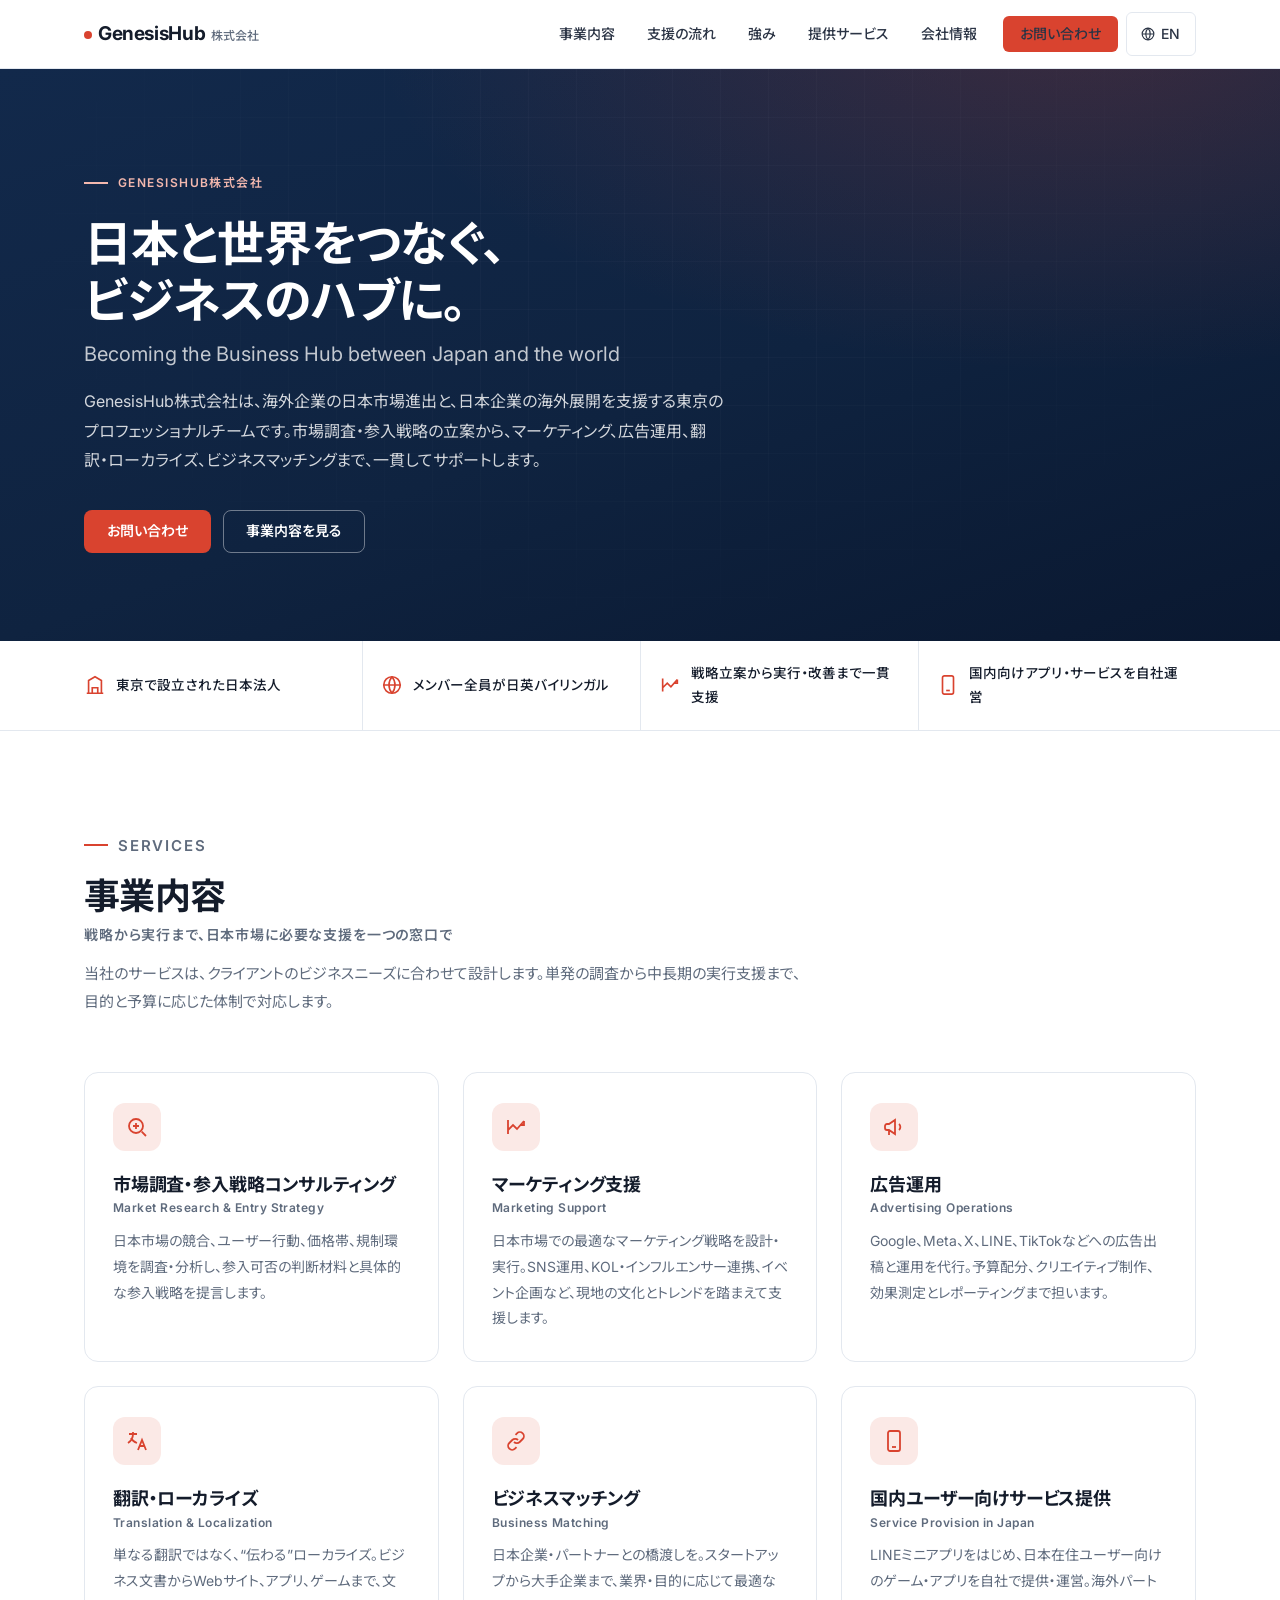
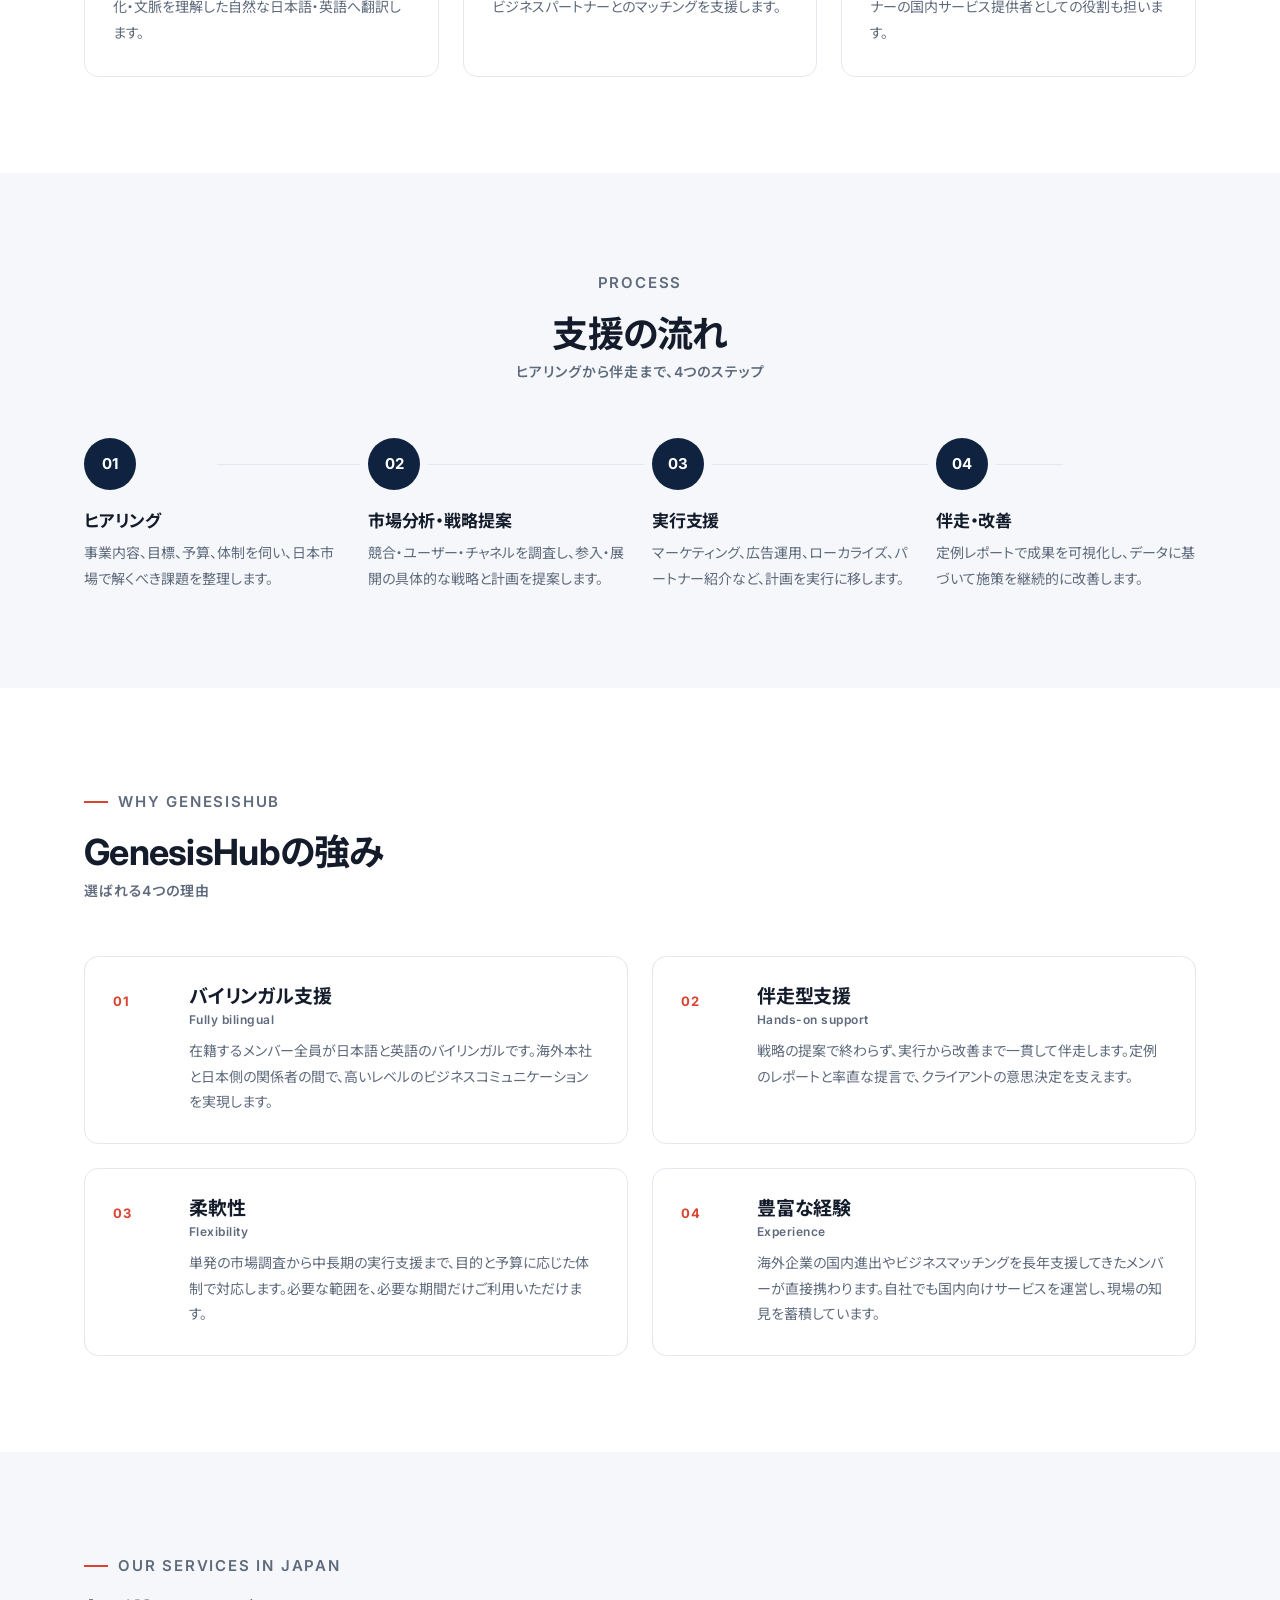
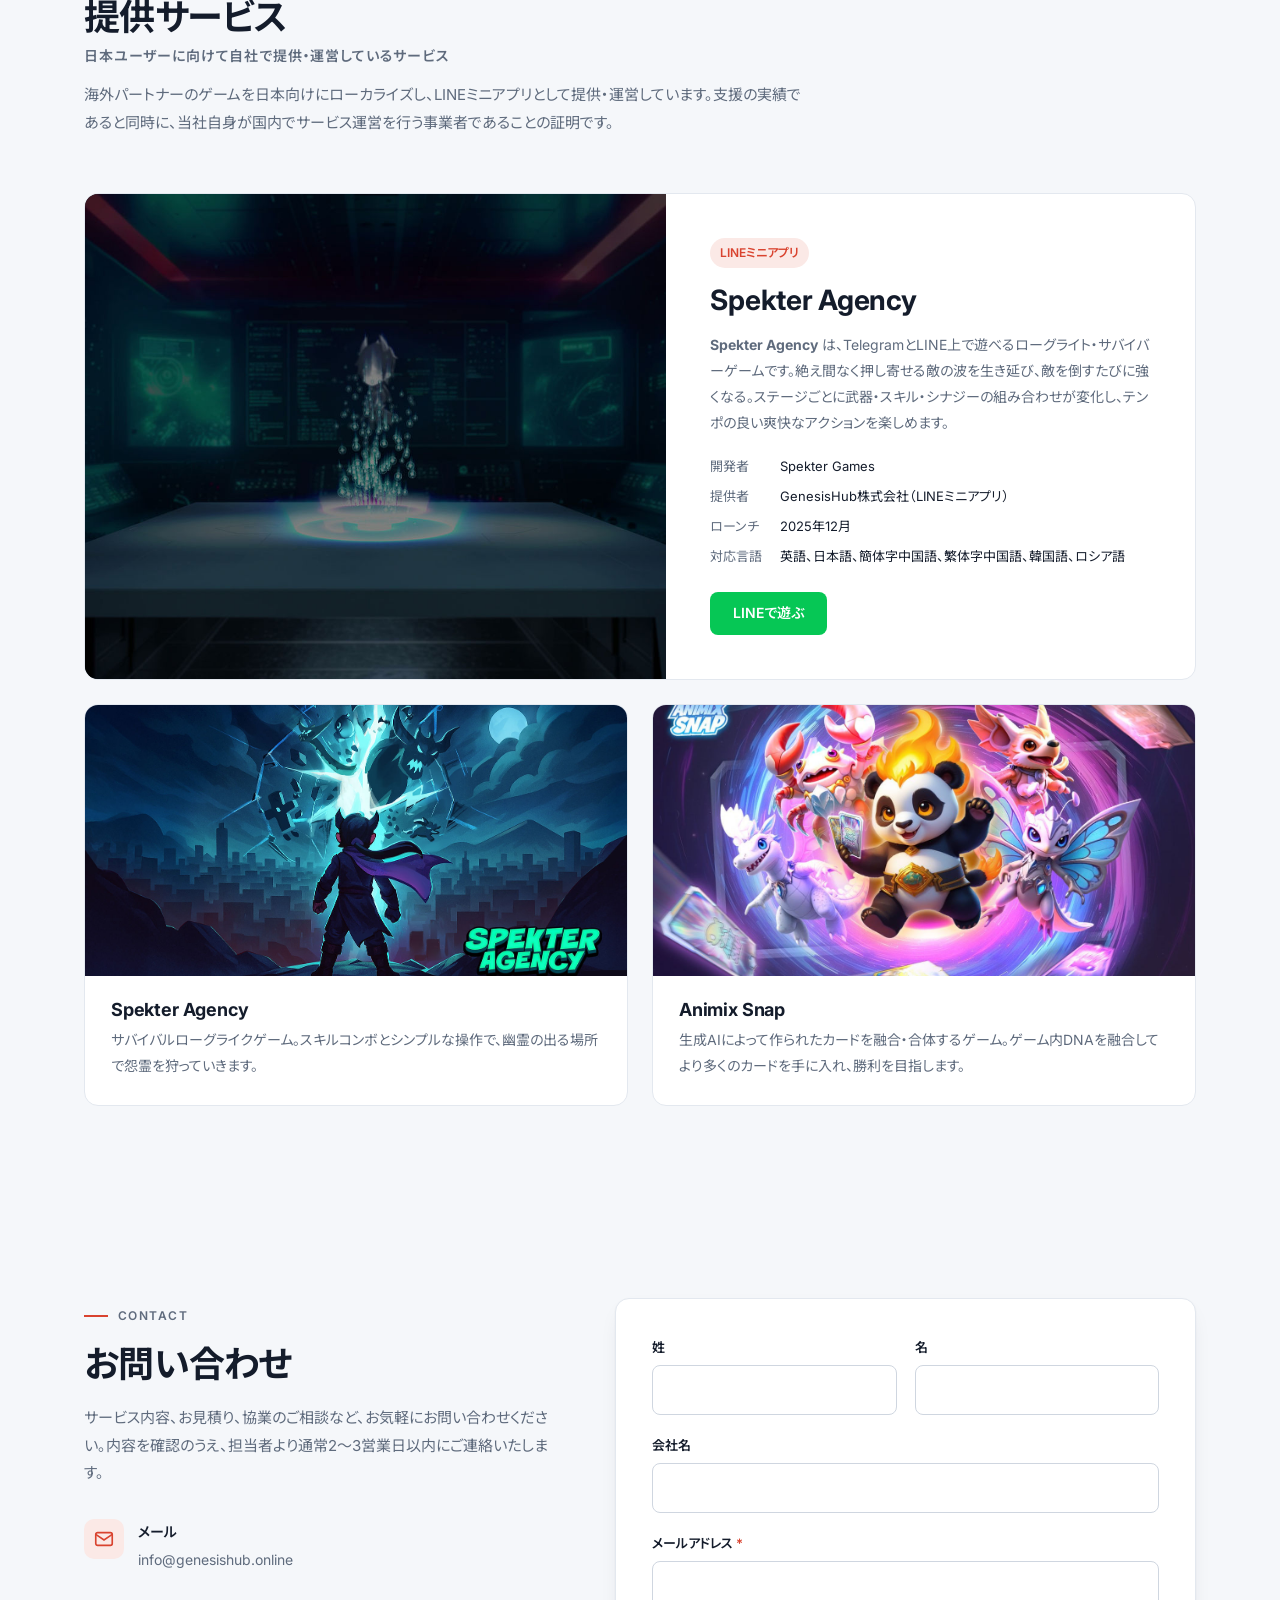
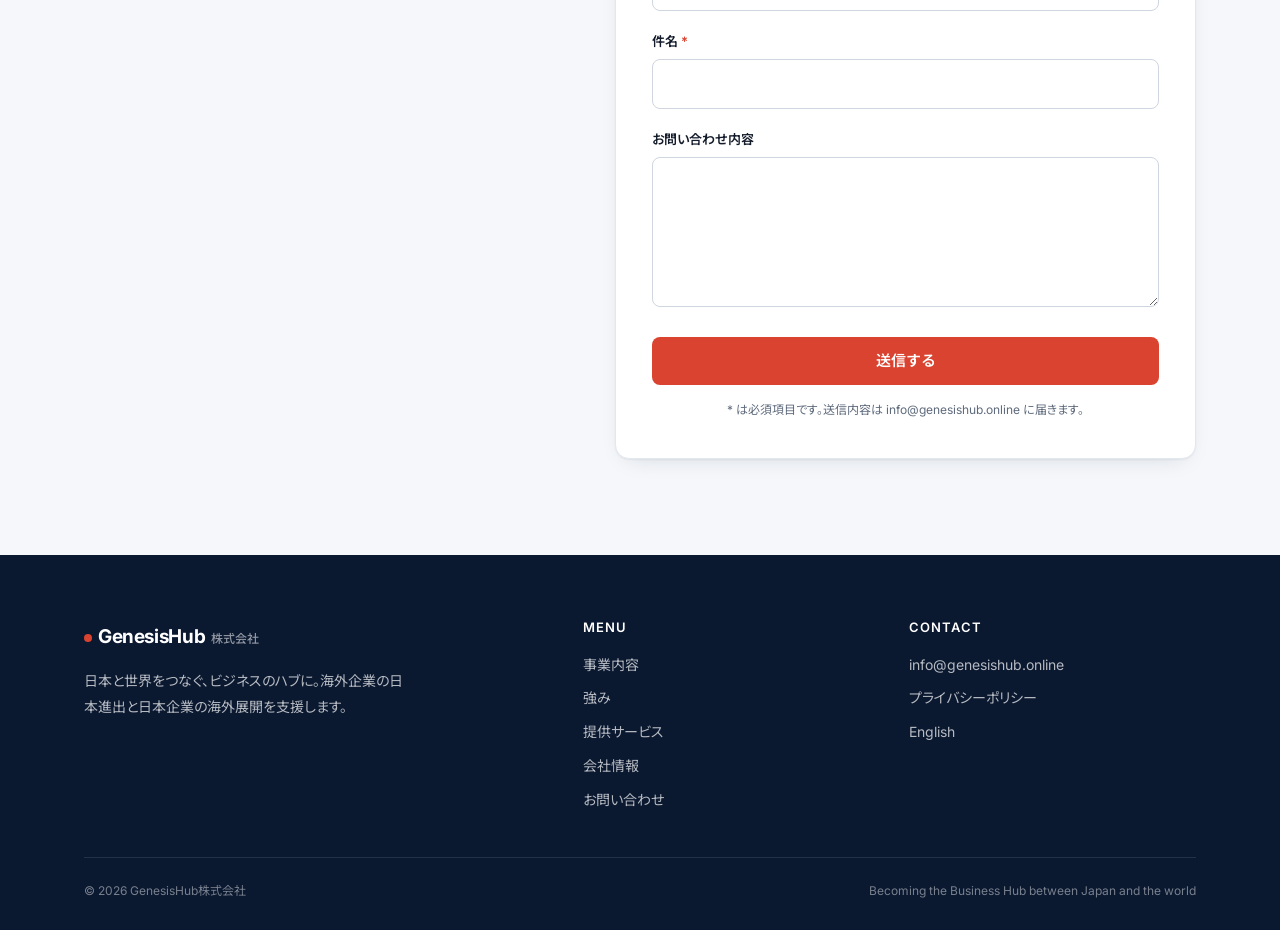
<file: index.html>
<!DOCTYPE html>
<html lang="ja">
<head>
  <meta charset="utf-8">
  <meta name="viewport" content="width=device-width, initial-scale=1">
  <title>GenesisHub株式会社 | 日本と世界をつなぐビジネスハブ</title>
  <meta name="description" content="GenesisHub株式会社は、海外企業の日本市場進出と日本企業の海外展開を支援する東京のプロフェッショナルチームです。市場調査・参入戦略、マーケティング、広告運用、翻訳・ローカライズ、ビジネスマッチングまで一貫して支援します。">
  <link rel="canonical" href="https://www.genesishub.online/">
  <link rel="alternate" hreflang="ja" href="https://www.genesishub.online/">
  <link rel="alternate" hreflang="en" href="https://www.genesishub.online/en/">
  <link rel="alternate" hreflang="x-default" href="https://www.genesishub.online/">
  <meta property="og:title" content="GenesisHub株式会社">
  <meta property="og:description" content="日本と世界をつなぐ、ビジネスのハブに。海外企業の日本進出・日本企業の海外展開を支援します。">
  <meta property="og:image" content="https://www.genesishub.online/images/spekter-banner.jpg">
  <meta property="og:url" content="https://www.genesishub.online/">
  <meta property="og:locale" content="ja_JP">
  <link rel="icon" href="data:image/svg+xml,%3Csvg xmlns='http://www.w3.org/2000/svg' viewBox='0 0 32 32'%3E%3Crect width='32' height='32' rx='6' fill='%230f2340'/%3E%3Ctext x='16' y='22' font-size='18' font-family='Helvetica,Arial' font-weight='700' fill='%23fff' text-anchor='middle'%3EG%3C/text%3E%3Ccircle cx='25' cy='8' r='3' fill='%23d9432f'/%3E%3C/svg%3E">
  <link rel="preconnect" href="https://fonts.googleapis.com">
  <link rel="preconnect" href="https://fonts.gstatic.com" crossorigin>
  <link rel="stylesheet" href="https://fonts.googleapis.com/css2?family=Inter:wght@400;500;600;700&family=Noto+Sans+JP:wght@400;500;700&display=swap">
  <link rel="stylesheet" href="style.css">
  <script type="application/ld+json">
  {
    "@context": "https://schema.org",
    "@type": "Organization",
    "name": "GenesisHub株式会社",
    "alternateName": "GenesisHub",
    "url": "https://www.genesishub.online/",
    "email": "info@genesishub.online",
    "foundingDate": "2024-01-05"
  }
  </script>
</head>
<body>

<header class="site-header">
  <div class="wrap">
    <a class="brand" href="./"><span class="dot"></span>GenesisHub <small>株式会社</small></a>
    <button class="menu-btn" type="button" aria-label="メニュー" aria-expanded="false" aria-controls="nav"><span></span></button>
    <nav class="nav" id="nav" aria-label="メインメニュー">
      <a href="#services">事業内容</a>
      <a href="#process">支援の流れ</a>
      <a href="#strengths">強み</a>
      <a href="#products">提供サービス</a>
      <a href="info.html">会社情報</a>
      <a class="btn btn-primary" href="#contact">お問い合わせ</a>
      <a class="lang" href="en/" hreflang="en" lang="en" title="English">
        <svg viewBox="0 0 24 24" fill="none" stroke="currentColor" stroke-width="2" aria-hidden="true"><circle cx="12" cy="12" r="10"/><path d="M2 12h20M12 2a15 15 0 0 1 0 20M12 2a15 15 0 0 0 0 20"/></svg>
        EN
      </a>
    </nav>
  </div>
</header>

<main>

  <section class="hero">
    <div class="wrap">
      <div class="hero-copy">
        <p class="eyebrow">GenesisHub株式会社</p>
        <h1>日本と世界をつなぐ、<br>ビジネスのハブに。
          <span class="sub" lang="en">Becoming the Business Hub between Japan and the world</span>
        </h1>
        <p class="lead">GenesisHub株式会社は、海外企業の日本市場進出と、日本企業の海外展開を支援する東京のプロフェッショナルチームです。市場調査・参入戦略の立案から、マーケティング、広告運用、翻訳・ローカライズ、ビジネスマッチングまで、一貫してサポートします。</p>
        <div class="actions">
          <a class="btn btn-primary" href="#contact">お問い合わせ</a>
          <a class="btn btn-outline" href="#services">事業内容を見る</a>
        </div>
      </div>
    </div>
  </section>

  <div class="strip">
    <div class="wrap">
      <ul>
        <li><svg viewBox="0 0 24 24" fill="none" stroke="currentColor" stroke-width="1.8" aria-hidden="true"><path d="M3 21h18M5 21V7l7-4 7 4v14M9 21v-6h6v6"/></svg>東京で設立された日本法人</li>
        <li><svg viewBox="0 0 24 24" fill="none" stroke="currentColor" stroke-width="1.8" aria-hidden="true"><circle cx="12" cy="12" r="9"/><path d="M3 12h18M12 3a14 14 0 0 1 0 18M12 3a14 14 0 0 0 0 18"/></svg>メンバー全員が日英バイリンガル</li>
        <li><svg viewBox="0 0 24 24" fill="none" stroke="currentColor" stroke-width="1.8" aria-hidden="true"><path d="M4 19V5M4 15l5-5 4 4 7-8M20 6v4h-4"/></svg>戦略立案から実行・改善まで一貫支援</li>
        <li><svg viewBox="0 0 24 24" fill="none" stroke="currentColor" stroke-width="1.8" aria-hidden="true"><rect x="6" y="2" width="12" height="20" rx="2"/><path d="M10 18h4"/></svg>国内向けアプリ・サービスを自社運営</li>
      </ul>
    </div>
  </div>

  <section class="section" id="services">
    <div class="wrap">
      <div class="section-head">
        <p class="eyebrow">Services</p>
        <h2>事業内容<span class="en">戦略から実行まで、日本市場に必要な支援を一つの窓口で</span></h2>
        <p>当社のサービスは、クライアントのビジネスニーズに合わせて設計します。単発の調査から中長期の実行支援まで、目的と予算に応じた体制で対応します。</p>
      </div>
      <div class="grid-3">
        <article class="svc">
          <div class="ico"><svg viewBox="0 0 24 24" fill="none" stroke="currentColor" stroke-width="1.8" aria-hidden="true"><circle cx="11" cy="11" r="7"/><path d="M21 21l-4.3-4.3M8 11h6M11 8v6"/></svg></div>
          <h3>市場調査・参入戦略コンサルティング<span class="en">Market Research &amp; Entry Strategy</span></h3>
          <p>日本市場の競合、ユーザー行動、価格帯、規制環境を調査・分析し、参入可否の判断材料と具体的な参入戦略を提言します。</p>
        </article>
        <article class="svc">
          <div class="ico"><svg viewBox="0 0 24 24" fill="none" stroke="currentColor" stroke-width="1.8" aria-hidden="true"><path d="M4 19V5M4 15l5-5 4 4 7-8M20 6v4h-4"/></svg></div>
          <h3>マーケティング支援<span class="en">Marketing Support</span></h3>
          <p>日本市場での最適なマーケティング戦略を設計・実行。SNS運用、KOL・インフルエンサー連携、イベント企画など、現地の文化とトレンドを踏まえて支援します。</p>
        </article>
        <article class="svc">
          <div class="ico"><svg viewBox="0 0 24 24" fill="none" stroke="currentColor" stroke-width="1.8" aria-hidden="true"><path d="M3 11v2a2 2 0 0 0 2 2h2l6 4V5L7 9H5a2 2 0 0 0-2 2zM17 9a4 4 0 0 1 0 6M7 15v5"/></svg></div>
          <h3>広告運用<span class="en">Advertising Operations</span></h3>
          <p>Google、Meta、X、LINE、TikTokなどへの広告出稿と運用を代行。予算配分、クリエイティブ制作、効果測定とレポーティングまで担います。</p>
        </article>
        <article class="svc">
          <div class="ico"><svg viewBox="0 0 24 24" fill="none" stroke="currentColor" stroke-width="1.8" aria-hidden="true"><path d="M4 5h8M8 3v2c0 4-2 7-5 9M6 9c1 2 3 4 6 5M13 21l4-10 4 10M14.5 17h5"/></svg></div>
          <h3>翻訳・ローカライズ<span class="en">Translation &amp; Localization</span></h3>
          <p>単なる翻訳ではなく、“伝わる”ローカライズ。ビジネス文書からWebサイト、アプリ、ゲームまで、文化・文脈を理解した自然な日本語・英語へ翻訳します。</p>
        </article>
        <article class="svc">
          <div class="ico"><svg viewBox="0 0 24 24" fill="none" stroke="currentColor" stroke-width="1.8" aria-hidden="true"><path d="M10 13a4 4 0 0 0 5.7 0l3-3a4 4 0 0 0-5.7-5.7l-1.5 1.5M14 11a4 4 0 0 0-5.7 0l-3 3a4 4 0 0 0 5.7 5.7l1.5-1.5"/></svg></div>
          <h3>ビジネスマッチング<span class="en">Business Matching</span></h3>
          <p>日本企業・パートナーとの橋渡しを。スタートアップから大手企業まで、業界・目的に応じて最適なビジネスパートナーとのマッチングを支援します。</p>
        </article>
        <article class="svc">
          <div class="ico"><svg viewBox="0 0 24 24" fill="none" stroke="currentColor" stroke-width="1.8" aria-hidden="true"><rect x="6" y="2" width="12" height="20" rx="2"/><path d="M10 18h4"/></svg></div>
          <h3>国内ユーザー向けサービス提供<span class="en">Service Provision in Japan</span></h3>
          <p>LINEミニアプリをはじめ、日本在住ユーザー向けのゲーム・アプリを自社で提供・運営。海外パートナーの国内サービス提供者としての役割も担います。</p>
        </article>
      </div>
    </div>
  </section>

  <section class="section alt" id="process">
    <div class="wrap">
      <div class="section-head center">
        <p class="eyebrow">Process</p>
        <h2>支援の流れ<span class="en">ヒアリングから伴走まで、4つのステップ</span></h2>
      </div>
      <ol class="steps">
        <li><h3>ヒアリング</h3><p>事業内容、目標、予算、体制を伺い、日本市場で解くべき課題を整理します。</p></li>
        <li><h3>市場分析・戦略提案</h3><p>競合・ユーザー・チャネルを調査し、参入・展開の具体的な戦略と計画を提案します。</p></li>
        <li><h3>実行支援</h3><p>マーケティング、広告運用、ローカライズ、パートナー紹介など、計画を実行に移します。</p></li>
        <li><h3>伴走・改善</h3><p>定例レポートで成果を可視化し、データに基づいて施策を継続的に改善します。</p></li>
      </ol>
    </div>
  </section>

  <section class="section" id="strengths">
    <div class="wrap">
      <div class="section-head">
        <p class="eyebrow">Why GenesisHub</p>
        <h2>GenesisHubの強み<span class="en">選ばれる4つの理由</span></h2>
      </div>
      <div class="why">
        <article>
          <div class="num">01</div>
          <div><h3>バイリンガル支援<span class="en">Fully bilingual</span></h3><p>在籍するメンバー全員が日本語と英語のバイリンガルです。海外本社と日本側の関係者の間で、高いレベルのビジネスコミュニケーションを実現します。</p></div>
        </article>
        <article>
          <div class="num">02</div>
          <div><h3>伴走型支援<span class="en">Hands-on support</span></h3><p>戦略の提案で終わらず、実行から改善まで一貫して伴走します。定例のレポートと率直な提言で、クライアントの意思決定を支えます。</p></div>
        </article>
        <article>
          <div class="num">03</div>
          <div><h3>柔軟性<span class="en">Flexibility</span></h3><p>単発の市場調査から中長期の実行支援まで、目的と予算に応じた体制で対応します。必要な範囲を、必要な期間だけご利用いただけます。</p></div>
        </article>
        <article>
          <div class="num">04</div>
          <div><h3>豊富な経験<span class="en">Experience</span></h3><p>海外企業の国内進出やビジネスマッチングを長年支援してきたメンバーが直接携わります。自社でも国内向けサービスを運営し、現場の知見を蓄積しています。</p></div>
        </article>
      </div>
    </div>
  </section>

  <section class="section alt" id="products">
    <div class="wrap">
      <div class="section-head">
        <p class="eyebrow">Our Services in Japan</p>
        <h2>提供サービス<span class="en">日本ユーザーに向けて自社で提供・運営しているサービス</span></h2>
        <p>海外パートナーのゲームを日本向けにローカライズし、LINEミニアプリとして提供・運営しています。支援の実績であると同時に、当社自身が国内でサービス運営を行う事業者であることの証明です。</p>
      </div>
      <article class="feature">
        <div class="media"><img src="images/spekter-detail.jpg" alt="Spekter Agency ゲーム画面" width="963" height="819" loading="lazy"></div>
        <div class="body">
          <span class="tag">LINEミニアプリ</span>
          <h3>Spekter Agency</h3>
          <p><strong>Spekter Agency</strong> は、TelegramとLINE上で遊べるローグライト・サバイバーゲームです。絶え間なく押し寄せる敵の波を生き延び、敵を倒すたびに強くなる。ステージごとに武器・スキル・シナジーの組み合わせが変化し、テンポの良い爽快なアクションを楽しめます。</p>
          <dl>
            <dt>開発者</dt><dd>Spekter Games</dd>
            <dt>提供者</dt><dd>GenesisHub株式会社（LINEミニアプリ）</dd>
            <dt>ローンチ</dt><dd>2025年12月</dd>
            <dt>対応言語</dt><dd>英語、日本語、簡体字中国語、繁体字中国語、韓国語、ロシア語</dd>
          </dl>
          <a class="btn btn-line" href="https://miniapp.line.me/2007828444-vE0PRQzL" target="_blank" rel="noopener">LINEで遊ぶ</a>
        </div>
      </article>
      <div class="products">
        <article class="product">
          <img src="images/spekter-banner.jpg" alt="Spekter Agency" loading="lazy">
          <div class="body"><h3>Spekter Agency</h3><p>サバイバルローグライクゲーム。スキルコンボとシンプルな操作で、幽霊の出る場所で怨霊を狩っていきます。</p></div>
        </article>
        <article class="product">
          <img src="images/animix-banner.jpg" alt="Animix Snap" loading="lazy">
          <div class="body"><h3>Animix Snap</h3><p>生成AIによって作られたカードを融合・合体するゲーム。ゲーム内DNAを融合してより多くのカードを手に入れ、勝利を目指します。</p></div>
        </article>
      </div>
    </div>
  </section>

  </section>

  <section class="section alt" id="contact">
    <div class="wrap">
      <div class="contact-grid">
        <div class="contact-info">
          <p class="eyebrow">Contact</p>
          <h2>お問い合わせ</h2>
          <p>サービス内容、お見積り、協業のご相談など、お気軽にお問い合わせください。内容を確認のうえ、担当者より通常2〜3営業日以内にご連絡いたします。</p>
          <div class="meta">
            <div>
              <svg viewBox="0 0 24 24" fill="none" stroke="currentColor" stroke-width="1.8" aria-hidden="true"><rect x="3" y="5" width="18" height="14" rx="2"/><path d="M3 7l9 6 9-6"/></svg>
              <p><strong>メール</strong><a href="mailto:info@genesishub.online">info@genesishub.online</a></p>
            </div>
          </div>
        </div>
        <form class="form-card" id="contact-form" action="https://formspree.io/f/xjykywbr" method="POST"
              data-subject-prefix="[Web] お問い合わせ: "
              data-msg-sending="送信中…"
              data-msg-ok="送信しました。お問い合わせありがとうございます。担当者よりご連絡いたします。"
              data-msg-error="送信に失敗しました。お手数ですが info@genesishub.online まで直接ご連絡ください。"
              data-msg-network="送信に失敗しました。ネットワーク状況をご確認のうえ再度お試しいただくか、info@genesishub.online まで直接ご連絡ください。">
          <div class="row2">
            <div class="field"><label for="last-name">姓</label><input id="last-name" name="last-name" type="text" autocomplete="family-name"></div>
            <div class="field"><label for="first-name">名</label><input id="first-name" name="first-name" type="text" autocomplete="given-name"></div>
          </div>
          <div class="field"><label for="company">会社名</label><input id="company" name="company" type="text" autocomplete="organization"></div>
          <div class="field"><label for="email">メールアドレス<span class="req">*</span></label><input id="email" name="email" type="email" required autocomplete="email"></div>
          <div class="field"><label for="subject">件名<span class="req">*</span></label><input id="subject" name="subject" type="text" required></div>
          <div class="field"><label for="message">お問い合わせ内容</label><textarea id="message" name="message"></textarea></div>
          <input type="text" name="_gotcha" tabindex="-1" autocomplete="off" aria-hidden="true" style="display:none">
          <input type="hidden" name="_language" value="ja">
          <button class="btn btn-primary" type="submit">送信する</button>
          <p class="form-status" role="status" aria-live="polite" hidden></p>
          <p class="note">* は必須項目です。送信内容は info@genesishub.online に届きます。</p>
        </form>
      </div>
    </div>
  </section>

</main>

<footer class="site-footer">
  <div class="wrap">
    <div class="cols">
      <div>
        <a class="brand" href="./"><span class="dot"></span>GenesisHub <small>株式会社</small></a>
        <p class="tagline">日本と世界をつなぐ、ビジネスのハブに。海外企業の日本進出と日本企業の海外展開を支援します。</p>
      </div>
      <div>
        <h2>Menu</h2>
        <ul>
          <li><a href="#services">事業内容</a></li>
          <li><a href="#strengths">強み</a></li>
          <li><a href="#products">提供サービス</a></li>
          <li><a href="info.html">会社情報</a></li>
          <li><a href="#contact">お問い合わせ</a></li>
        </ul>
      </div>
      <div>
        <h2>Contact</h2>
        <ul>
          <li><a href="mailto:info@genesishub.online">info@genesishub.online</a></li>
          <li><a href="privacypolicy.html">プライバシーポリシー</a></li>
          <li><a href="en/" hreflang="en" lang="en">English</a></li>
        </ul>
      </div>
    </div>
    <div class="bottom">
      <p>© 2026 GenesisHub株式会社</p>
      <p>Becoming the Business Hub between Japan and the world</p>
    </div>
  </div>
</footer>

<script src="site.js" defer></script>
</body>
</html>
</file>
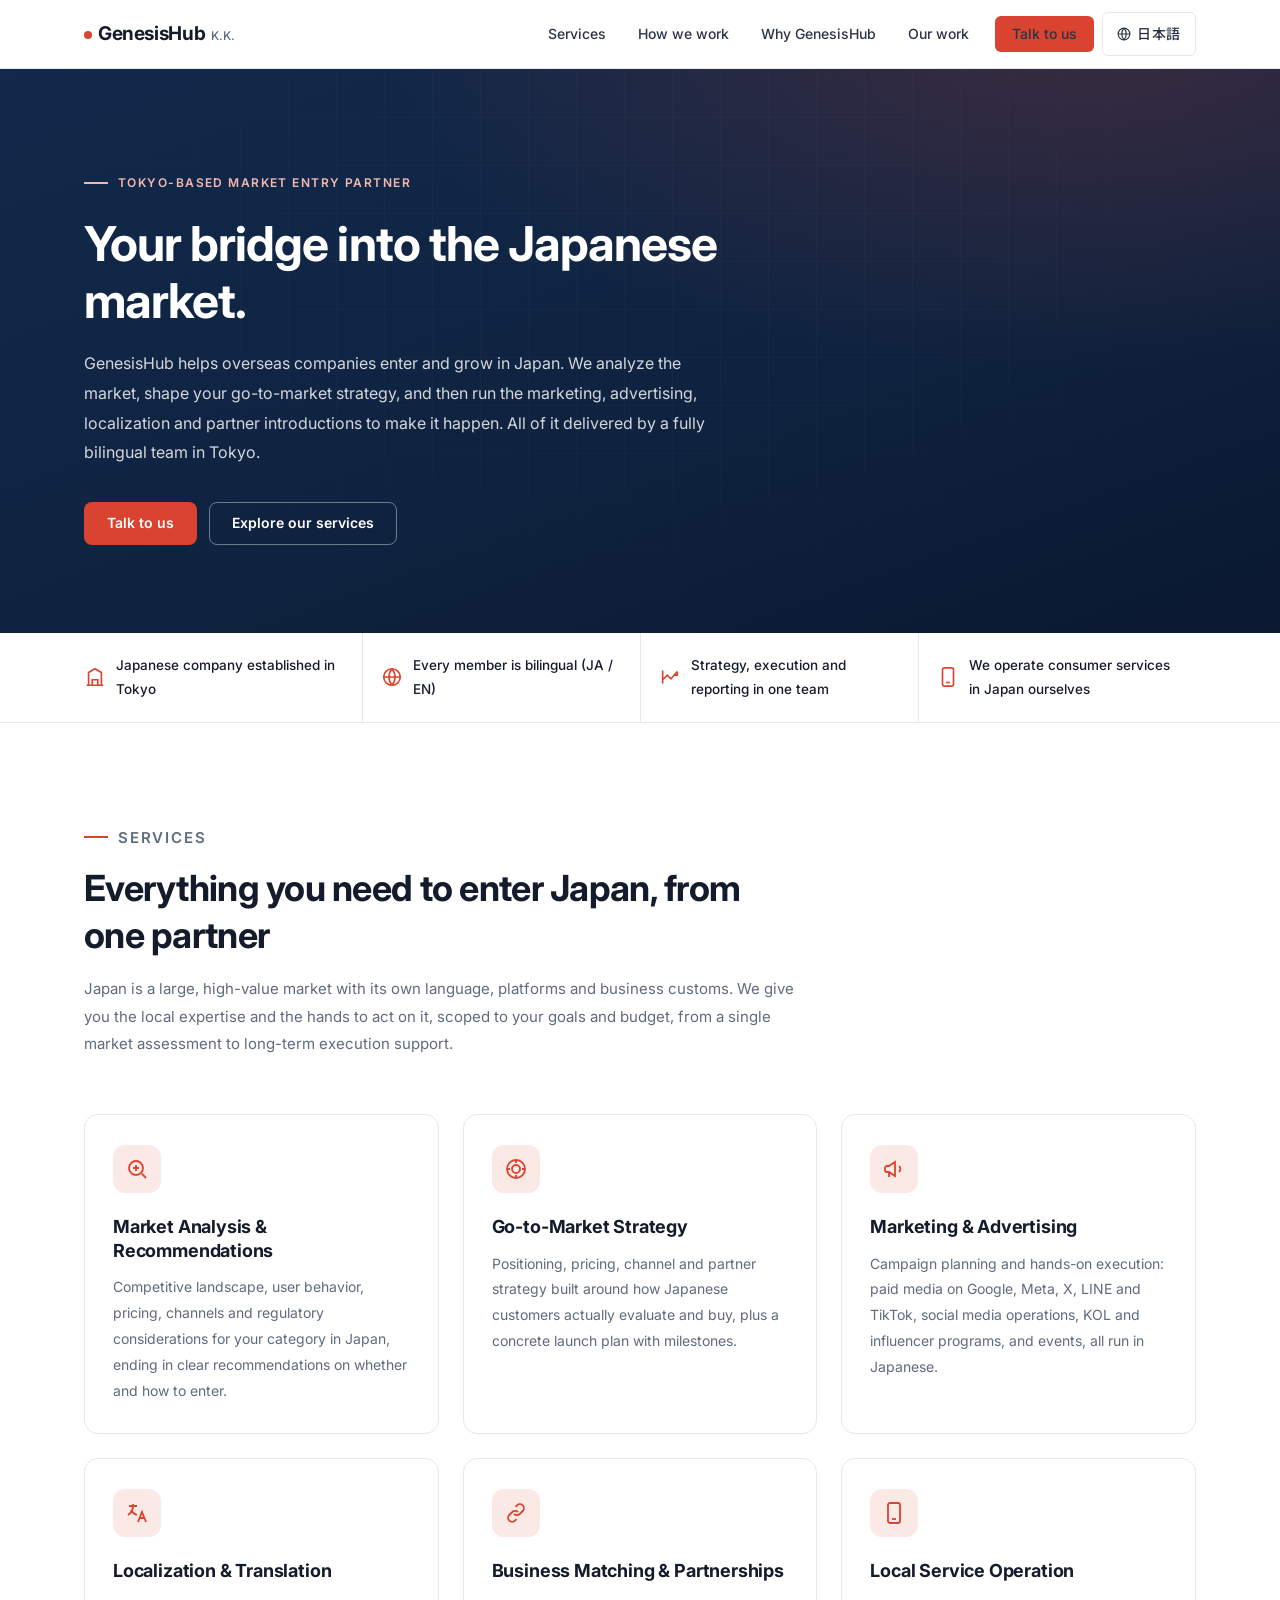
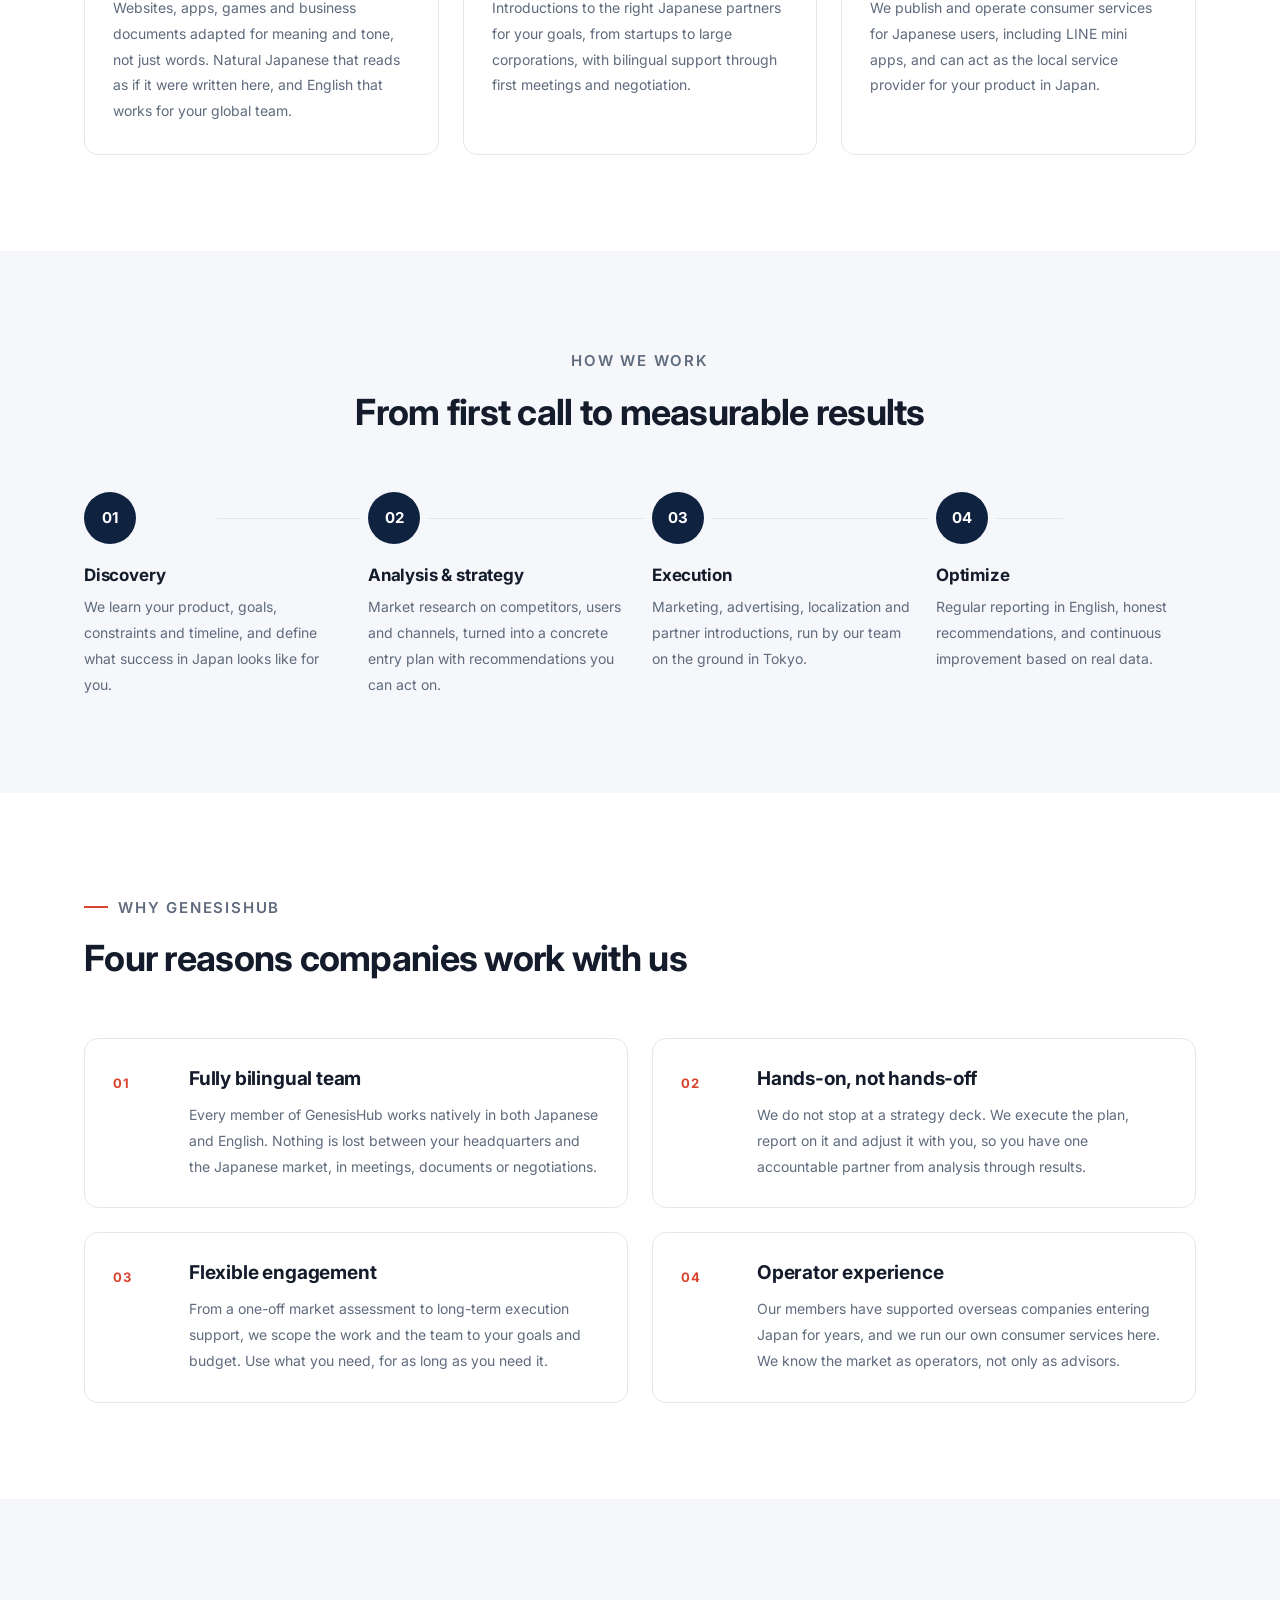
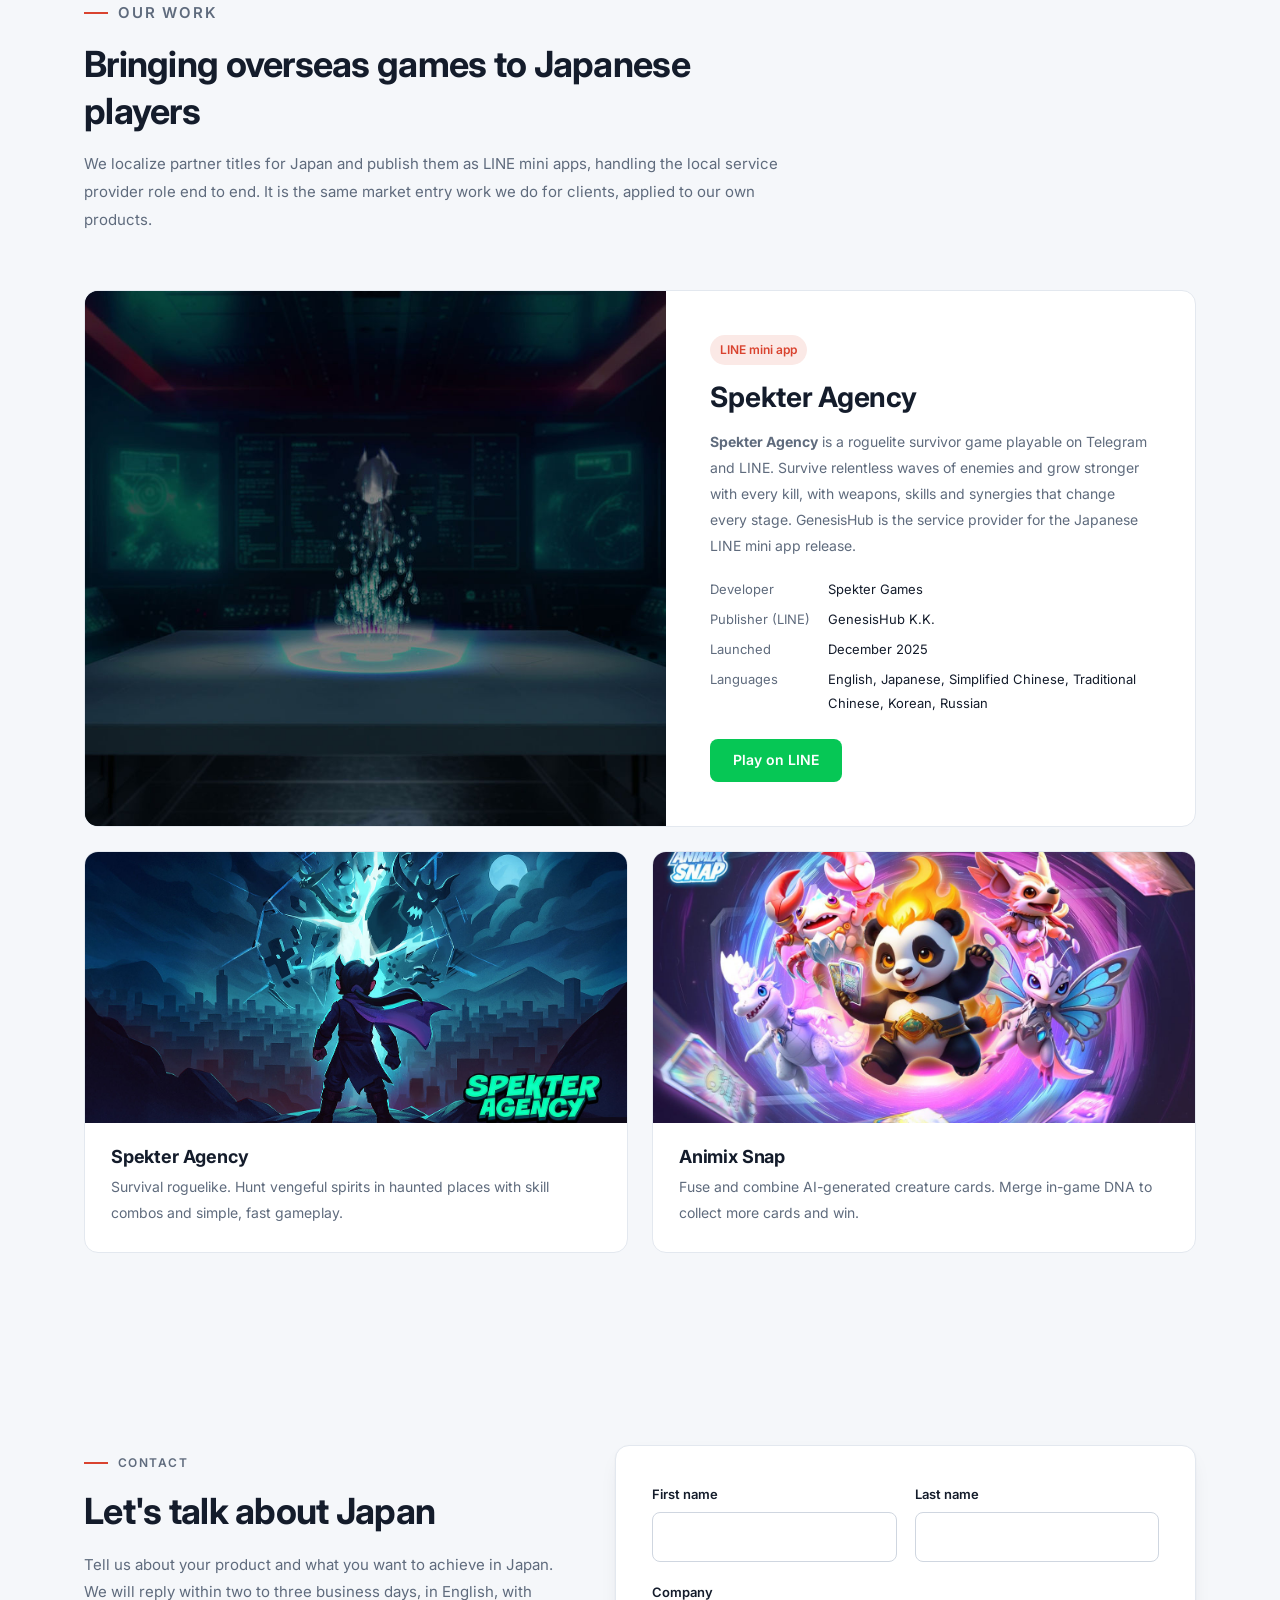
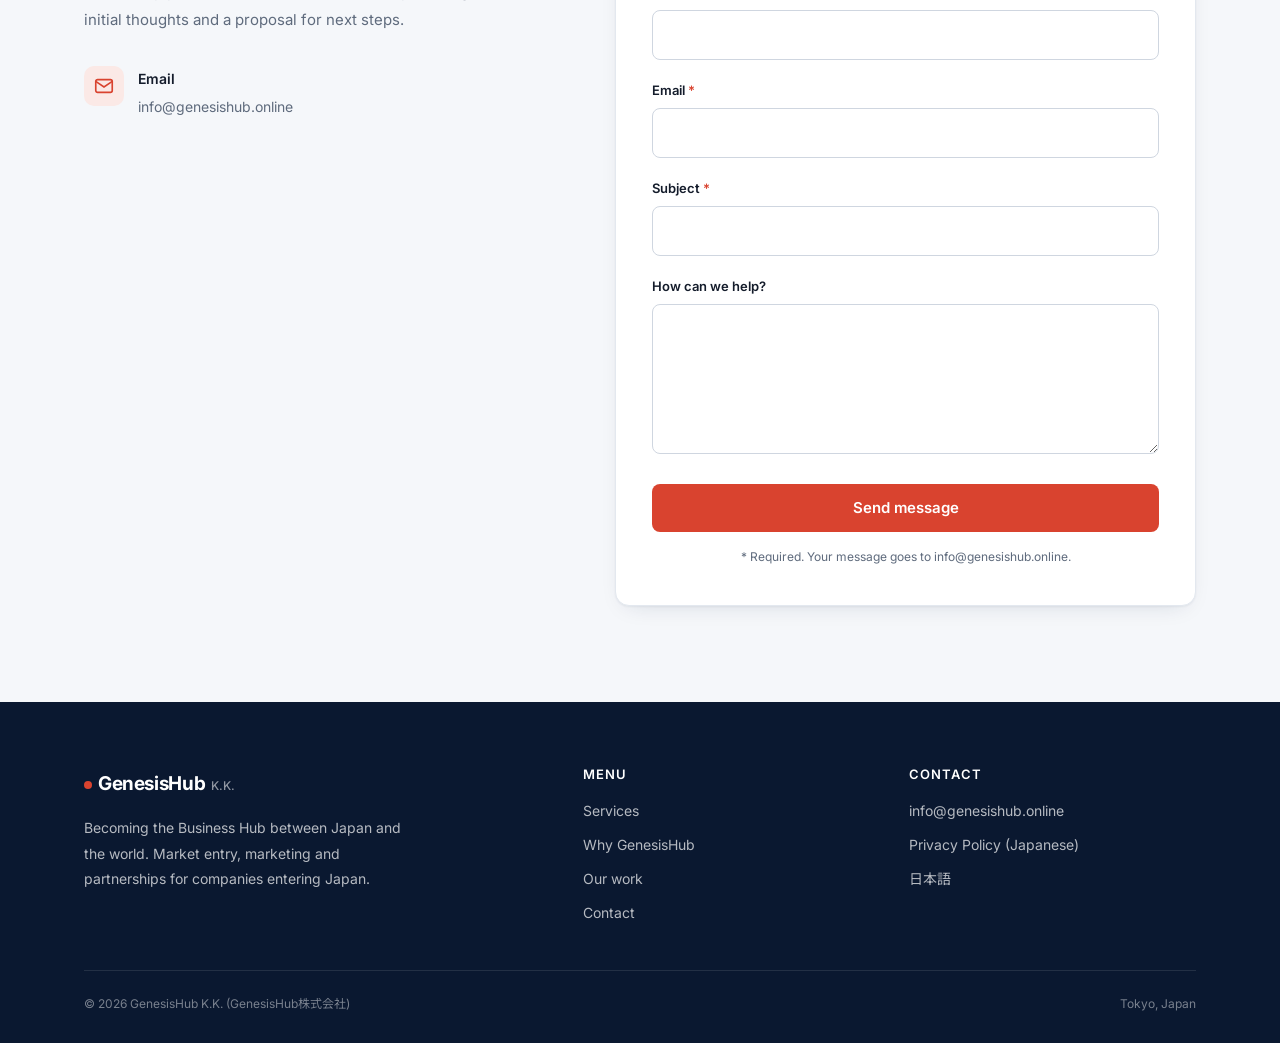
<file: en/index.html>
<!DOCTYPE html>
<html lang="en">
<head>
  <meta charset="utf-8">
  <meta name="viewport" content="width=device-width, initial-scale=1">
  <title>GenesisHub | Your Bridge into the Japanese Market</title>
  <meta name="description" content="GenesisHub is a Tokyo-based, fully bilingual team that helps overseas companies enter and grow in Japan: market analysis, go-to-market strategy, marketing and advertising, localization, and business matching.">
  <link rel="canonical" href="https://www.genesishub.online/en/">
  <link rel="alternate" hreflang="ja" href="https://www.genesishub.online/">
  <link rel="alternate" hreflang="en" href="https://www.genesishub.online/en/">
  <link rel="alternate" hreflang="x-default" href="https://www.genesishub.online/">
  <meta property="og:title" content="GenesisHub | Your Bridge into the Japanese Market">
  <meta property="og:description" content="Market analysis, go-to-market strategy, marketing, advertising, localization and partner matching for companies entering Japan. Tokyo-based, fully bilingual.">
  <meta property="og:image" content="https://www.genesishub.online/images/spekter-banner.jpg">
  <meta property="og:url" content="https://www.genesishub.online/en/">
  <meta property="og:locale" content="en_US">
  <link rel="icon" href="data:image/svg+xml,%3Csvg xmlns='http://www.w3.org/2000/svg' viewBox='0 0 32 32'%3E%3Crect width='32' height='32' rx='6' fill='%230f2340'/%3E%3Ctext x='16' y='22' font-size='18' font-family='Helvetica,Arial' font-weight='700' fill='%23fff' text-anchor='middle'%3EG%3C/text%3E%3Ccircle cx='25' cy='8' r='3' fill='%23d9432f'/%3E%3C/svg%3E">
  <link rel="preconnect" href="https://fonts.googleapis.com">
  <link rel="preconnect" href="https://fonts.gstatic.com" crossorigin>
  <link rel="stylesheet" href="https://fonts.googleapis.com/css2?family=Inter:wght@400;500;600;700&family=Noto+Sans+JP:wght@400;500;700&display=swap">
  <link rel="stylesheet" href="../style.css">
  <script type="application/ld+json">
  {
    "@context": "https://schema.org",
    "@type": "Organization",
    "name": "GenesisHub K.K.",
    "alternateName": "GenesisHub株式会社",
    "url": "https://www.genesishub.online/en/",
    "email": "info@genesishub.online",
    "foundingDate": "2024-01-05"
  }
  </script>
</head>
<body>

<header class="site-header">
  <div class="wrap">
    <a class="brand" href="./"><span class="dot"></span>GenesisHub <small>K.K.</small></a>
    <button class="menu-btn" type="button" aria-label="Menu" aria-expanded="false" aria-controls="nav"><span></span></button>
    <nav class="nav" id="nav" aria-label="Main menu">
      <a href="#services">Services</a>
      <a href="#process">How we work</a>
      <a href="#why">Why GenesisHub</a>
      <a href="#work">Our work</a>
      <a class="btn btn-primary" href="#contact">Talk to us</a>
      <a class="lang" href="../" hreflang="ja" lang="ja" title="日本語">
        <svg viewBox="0 0 24 24" fill="none" stroke="currentColor" stroke-width="2" aria-hidden="true"><circle cx="12" cy="12" r="10"/><path d="M2 12h20M12 2a15 15 0 0 1 0 20M12 2a15 15 0 0 0 0 20"/></svg>
        日本語
      </a>
    </nav>
  </div>
</header>

<main>

  <section class="hero">
    <div class="wrap">
      <div class="hero-copy">
        <p class="eyebrow">Tokyo-based market entry partner</p>
        <h1>Your bridge into the Japanese market.</h1>
        <p class="lead">GenesisHub helps overseas companies enter and grow in Japan. We analyze the market, shape your go-to-market strategy, and then run the marketing, advertising, localization and partner introductions to make it happen. All of it delivered by a fully bilingual team in Tokyo.</p>
        <div class="actions">
          <a class="btn btn-primary" href="#contact">Talk to us</a>
          <a class="btn btn-outline" href="#services">Explore our services</a>
        </div>
      </div>
    </div>
  </section>

  <div class="strip">
    <div class="wrap">
      <ul>
        <li><svg viewBox="0 0 24 24" fill="none" stroke="currentColor" stroke-width="1.8" aria-hidden="true"><path d="M3 21h18M5 21V7l7-4 7 4v14M9 21v-6h6v6"/></svg>Japanese company established in Tokyo</li>
        <li><svg viewBox="0 0 24 24" fill="none" stroke="currentColor" stroke-width="1.8" aria-hidden="true"><circle cx="12" cy="12" r="9"/><path d="M3 12h18M12 3a14 14 0 0 1 0 18M12 3a14 14 0 0 0 0 18"/></svg>Every member is bilingual (JA / EN)</li>
        <li><svg viewBox="0 0 24 24" fill="none" stroke="currentColor" stroke-width="1.8" aria-hidden="true"><path d="M4 19V5M4 15l5-5 4 4 7-8M20 6v4h-4"/></svg>Strategy, execution and reporting in one team</li>
        <li><svg viewBox="0 0 24 24" fill="none" stroke="currentColor" stroke-width="1.8" aria-hidden="true"><rect x="6" y="2" width="12" height="20" rx="2"/><path d="M10 18h4"/></svg>We operate consumer services in Japan ourselves</li>
      </ul>
    </div>
  </div>

  <section class="section" id="services">
    <div class="wrap">
      <div class="section-head">
        <p class="eyebrow">Services</p>
        <h2>Everything you need to enter Japan, from one partner</h2>
        <p>Japan is a large, high-value market with its own language, platforms and business customs. We give you the local expertise and the hands to act on it, scoped to your goals and budget, from a single market assessment to long-term execution support.</p>
      </div>
      <div class="grid-3">
        <article class="svc">
          <div class="ico"><svg viewBox="0 0 24 24" fill="none" stroke="currentColor" stroke-width="1.8" aria-hidden="true"><circle cx="11" cy="11" r="7"/><path d="M21 21l-4.3-4.3M8 11h6M11 8v6"/></svg></div>
          <h3>Market Analysis &amp; Recommendations</h3>
          <p>Competitive landscape, user behavior, pricing, channels and regulatory considerations for your category in Japan, ending in clear recommendations on whether and how to enter.</p>
        </article>
        <article class="svc">
          <div class="ico"><svg viewBox="0 0 24 24" fill="none" stroke="currentColor" stroke-width="1.8" aria-hidden="true"><circle cx="12" cy="12" r="9"/><circle cx="12" cy="12" r="4"/><path d="M12 3v3M12 18v3M3 12h3M18 12h3"/></svg></div>
          <h3>Go-to-Market Strategy</h3>
          <p>Positioning, pricing, channel and partner strategy built around how Japanese customers actually evaluate and buy, plus a concrete launch plan with milestones.</p>
        </article>
        <article class="svc">
          <div class="ico"><svg viewBox="0 0 24 24" fill="none" stroke="currentColor" stroke-width="1.8" aria-hidden="true"><path d="M3 11v2a2 2 0 0 0 2 2h2l6 4V5L7 9H5a2 2 0 0 0-2 2zM17 9a4 4 0 0 1 0 6M7 15v5"/></svg></div>
          <h3>Marketing &amp; Advertising</h3>
          <p>Campaign planning and hands-on execution: paid media on Google, Meta, X, LINE and TikTok, social media operations, KOL and influencer programs, and events, all run in Japanese.</p>
        </article>
        <article class="svc">
          <div class="ico"><svg viewBox="0 0 24 24" fill="none" stroke="currentColor" stroke-width="1.8" aria-hidden="true"><path d="M4 5h8M8 3v2c0 4-2 7-5 9M6 9c1 2 3 4 6 5M13 21l4-10 4 10M14.5 17h5"/></svg></div>
          <h3>Localization &amp; Translation</h3>
          <p>Websites, apps, games and business documents adapted for meaning and tone, not just words. Natural Japanese that reads as if it were written here, and English that works for your global team.</p>
        </article>
        <article class="svc">
          <div class="ico"><svg viewBox="0 0 24 24" fill="none" stroke="currentColor" stroke-width="1.8" aria-hidden="true"><path d="M10 13a4 4 0 0 0 5.7 0l3-3a4 4 0 0 0-5.7-5.7l-1.5 1.5M14 11a4 4 0 0 0-5.7 0l-3 3a4 4 0 0 0 5.7 5.7l1.5-1.5"/></svg></div>
          <h3>Business Matching &amp; Partnerships</h3>
          <p>Introductions to the right Japanese partners for your goals, from startups to large corporations, with bilingual support through first meetings and negotiation.</p>
        </article>
        <article class="svc">
          <div class="ico"><svg viewBox="0 0 24 24" fill="none" stroke="currentColor" stroke-width="1.8" aria-hidden="true"><rect x="6" y="2" width="12" height="20" rx="2"/><path d="M10 18h4"/></svg></div>
          <h3>Local Service Operation</h3>
          <p>We publish and operate consumer services for Japanese users, including LINE mini apps, and can act as the local service provider for your product in Japan.</p>
        </article>
      </div>
    </div>
  </section>

  <section class="section alt" id="process">
    <div class="wrap">
      <div class="section-head center">
        <p class="eyebrow">How we work</p>
        <h2>From first call to measurable results</h2>
      </div>
      <ol class="steps">
        <li><h3>Discovery</h3><p>We learn your product, goals, constraints and timeline, and define what success in Japan looks like for you.</p></li>
        <li><h3>Analysis &amp; strategy</h3><p>Market research on competitors, users and channels, turned into a concrete entry plan with recommendations you can act on.</p></li>
        <li><h3>Execution</h3><p>Marketing, advertising, localization and partner introductions, run by our team on the ground in Tokyo.</p></li>
        <li><h3>Optimize</h3><p>Regular reporting in English, honest recommendations, and continuous improvement based on real data.</p></li>
      </ol>
    </div>
  </section>

  <section class="section" id="why">
    <div class="wrap">
      <div class="section-head">
        <p class="eyebrow">Why GenesisHub</p>
        <h2>Four reasons companies work with us</h2>
      </div>
      <div class="why">
        <article>
          <div class="num">01</div>
          <div><h3>Fully bilingual team</h3><p>Every member of GenesisHub works natively in both Japanese and English. Nothing is lost between your headquarters and the Japanese market, in meetings, documents or negotiations.</p></div>
        </article>
        <article>
          <div class="num">02</div>
          <div><h3>Hands-on, not hands-off</h3><p>We do not stop at a strategy deck. We execute the plan, report on it and adjust it with you, so you have one accountable partner from analysis through results.</p></div>
        </article>
        <article>
          <div class="num">03</div>
          <div><h3>Flexible engagement</h3><p>From a one-off market assessment to long-term execution support, we scope the work and the team to your goals and budget. Use what you need, for as long as you need it.</p></div>
        </article>
        <article>
          <div class="num">04</div>
          <div><h3>Operator experience</h3><p>Our members have supported overseas companies entering Japan for years, and we run our own consumer services here. We know the market as operators, not only as advisors.</p></div>
        </article>
      </div>
    </div>
  </section>

  <section class="section alt" id="work">
    <div class="wrap">
      <div class="section-head">
        <p class="eyebrow">Our work</p>
        <h2>Bringing overseas games to Japanese players</h2>
        <p>We localize partner titles for Japan and publish them as LINE mini apps, handling the local service provider role end to end. It is the same market entry work we do for clients, applied to our own products.</p>
      </div>
      <article class="feature">
        <div class="media"><img src="../images/spekter-detail.jpg" alt="Spekter Agency gameplay" width="963" height="819" loading="lazy"></div>
        <div class="body">
          <span class="tag">LINE mini app</span>
          <h3>Spekter Agency</h3>
          <p><strong>Spekter Agency</strong> is a roguelite survivor game playable on Telegram and LINE. Survive relentless waves of enemies and grow stronger with every kill, with weapons, skills and synergies that change every stage. GenesisHub is the service provider for the Japanese LINE mini app release.</p>
          <dl>
            <dt>Developer</dt><dd>Spekter Games</dd>
            <dt>Publisher (LINE)</dt><dd>GenesisHub K.K.</dd>
            <dt>Launched</dt><dd>December 2025</dd>
            <dt>Languages</dt><dd>English, Japanese, Simplified Chinese, Traditional Chinese, Korean, Russian</dd>
          </dl>
          <a class="btn btn-line" href="https://miniapp.line.me/2007828444-vE0PRQzL" target="_blank" rel="noopener">Play on LINE</a>
        </div>
      </article>
      <div class="products">
        <article class="product">
          <img src="../images/spekter-banner.jpg" alt="Spekter Agency" loading="lazy">
          <div class="body"><h3>Spekter Agency</h3><p>Survival roguelike. Hunt vengeful spirits in haunted places with skill combos and simple, fast gameplay.</p></div>
        </article>
        <article class="product">
          <img src="../images/animix-banner.jpg" alt="Animix Snap" loading="lazy">
          <div class="body"><h3>Animix Snap</h3><p>Fuse and combine AI-generated creature cards. Merge in-game DNA to collect more cards and win.</p></div>
        </article>
      </div>
    </div>
  </section>

  </section>

  <section class="section alt" id="contact">
    <div class="wrap">
      <div class="contact-grid">
        <div class="contact-info">
          <p class="eyebrow">Contact</p>
          <h2>Let's talk about Japan</h2>
          <p>Tell us about your product and what you want to achieve in Japan. We will reply within two to three business days, in English, with initial thoughts and a proposal for next steps.</p>
          <div class="meta">
            <div>
              <svg viewBox="0 0 24 24" fill="none" stroke="currentColor" stroke-width="1.8" aria-hidden="true"><rect x="3" y="5" width="18" height="14" rx="2"/><path d="M3 7l9 6 9-6"/></svg>
              <p><strong>Email</strong><a href="mailto:info@genesishub.online">info@genesishub.online</a></p>
            </div>
          </div>
        </div>
        <form class="form-card" id="contact-form" action="https://formspree.io/f/xjykywbr" method="POST"
              data-subject-prefix="[Web/EN] Inquiry: "
              data-msg-sending="Sending…"
              data-msg-ok="Thank you. Your message has been sent and we will get back to you shortly."
              data-msg-error="Sorry, your message could not be sent. Please email us directly at info@genesishub.online."
              data-msg-network="Sorry, your message could not be sent. Please check your connection and try again, or email us at info@genesishub.online.">
          <div class="row2">
            <div class="field"><label for="first-name">First name</label><input id="first-name" name="first-name" type="text" autocomplete="given-name"></div>
            <div class="field"><label for="last-name">Last name</label><input id="last-name" name="last-name" type="text" autocomplete="family-name"></div>
          </div>
          <div class="field"><label for="company">Company</label><input id="company" name="company" type="text" autocomplete="organization"></div>
          <div class="field"><label for="email">Email<span class="req">*</span></label><input id="email" name="email" type="email" required autocomplete="email"></div>
          <div class="field"><label for="subject">Subject<span class="req">*</span></label><input id="subject" name="subject" type="text" required></div>
          <div class="field"><label for="message">How can we help?</label><textarea id="message" name="message"></textarea></div>
          <input type="text" name="_gotcha" tabindex="-1" autocomplete="off" aria-hidden="true" style="display:none">
          <input type="hidden" name="_language" value="en">
          <button class="btn btn-primary" type="submit">Send message</button>
          <p class="form-status" role="status" aria-live="polite" hidden></p>
          <p class="note">* Required. Your message goes to info@genesishub.online.</p>
        </form>
      </div>
    </div>
  </section>

</main>

<footer class="site-footer">
  <div class="wrap">
    <div class="cols">
      <div>
        <a class="brand" href="./"><span class="dot"></span>GenesisHub <small>K.K.</small></a>
        <p class="tagline">Becoming the Business Hub between Japan and the world. Market entry, marketing and partnerships for companies entering Japan.</p>
      </div>
      <div>
        <h2>Menu</h2>
        <ul>
          <li><a href="#services">Services</a></li>
          <li><a href="#why">Why GenesisHub</a></li>
          <li><a href="#work">Our work</a></li>
          <li><a href="#contact">Contact</a></li>
        </ul>
      </div>
      <div>
        <h2>Contact</h2>
        <ul>
          <li><a href="mailto:info@genesishub.online">info@genesishub.online</a></li>
          <li><a href="../privacypolicy.html" hreflang="ja">Privacy Policy (Japanese)</a></li>
          <li><a href="../" hreflang="ja" lang="ja">日本語</a></li>
        </ul>
      </div>
    </div>
    <div class="bottom">
      <p>© 2026 GenesisHub K.K. (GenesisHub株式会社)</p>
      <p>Tokyo, Japan</p>
    </div>
  </div>
</footer>

<script src="../site.js" defer></script>
</body>
</html>
</file>
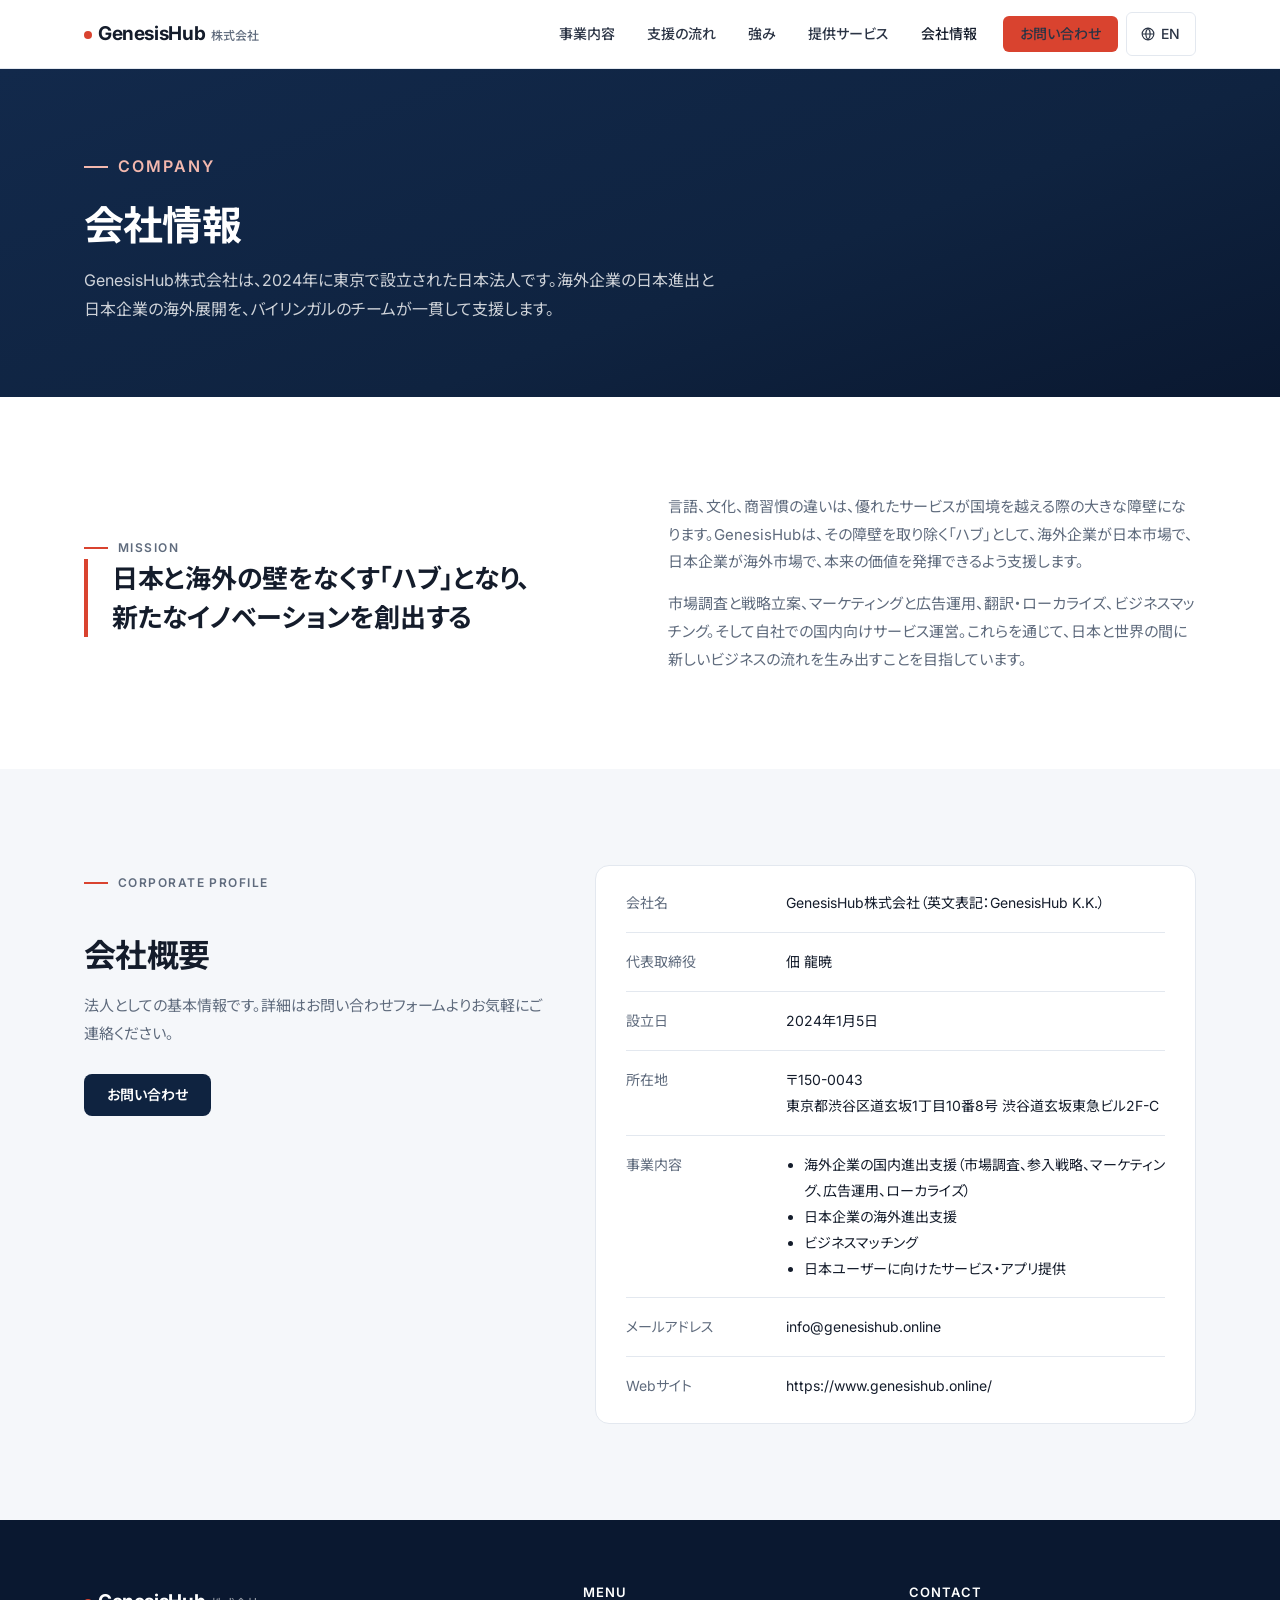
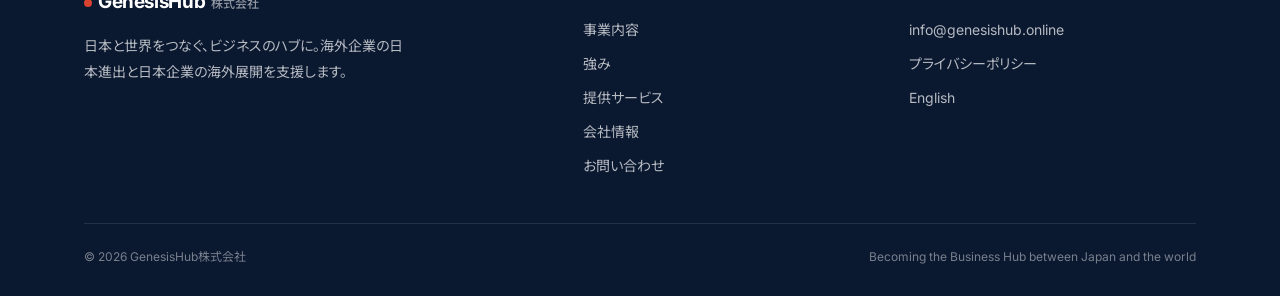
<file: info.html>
<!DOCTYPE html>
<html lang="ja">
<head>
  <meta charset="utf-8">
  <meta name="viewport" content="width=device-width, initial-scale=1">
  <title>会社情報 | GenesisHub株式会社</title>
  <meta name="description" content="GenesisHub株式会社の会社情報。ミッション、会社概要、事業内容をご紹介します。">
  <link rel="canonical" href="https://www.genesishub.online/info">
  <meta property="og:title" content="会社情報 | GenesisHub株式会社">
  <meta property="og:description" content="日本と海外の壁をなくす「ハブ」となり、新たなイノベーションを創出する。">
  <meta property="og:url" content="https://www.genesishub.online/info">
  <link rel="icon" href="data:image/svg+xml,%3Csvg xmlns='http://www.w3.org/2000/svg' viewBox='0 0 32 32'%3E%3Crect width='32' height='32' rx='6' fill='%230f2340'/%3E%3Ctext x='16' y='22' font-size='18' font-family='Helvetica,Arial' font-weight='700' fill='%23fff' text-anchor='middle'%3EG%3C/text%3E%3Ccircle cx='25' cy='8' r='3' fill='%23d9432f'/%3E%3C/svg%3E">
  <link rel="preconnect" href="https://fonts.googleapis.com">
  <link rel="preconnect" href="https://fonts.gstatic.com" crossorigin>
  <link rel="stylesheet" href="https://fonts.googleapis.com/css2?family=Inter:wght@400;500;600;700&family=Noto+Sans+JP:wght@400;500;700&display=swap">
  <link rel="stylesheet" href="style.css">
</head>
<body>

<header class="site-header">
  <div class="wrap">
    <a class="brand" href="./"><span class="dot"></span>GenesisHub <small>株式会社</small></a>
    <button class="menu-btn" type="button" aria-label="メニュー" aria-expanded="false" aria-controls="nav"><span></span></button>
    <nav class="nav" id="nav" aria-label="メインメニュー">
      <a href="./#services">事業内容</a>
      <a href="./#process">支援の流れ</a>
      <a href="./#strengths">強み</a>
      <a href="./#products">提供サービス</a>
      <a href="info.html" aria-current="page">会社情報</a>
      <a class="btn btn-primary" href="./#contact">お問い合わせ</a>
      <a class="lang" href="en/" hreflang="en" lang="en" title="English">
        <svg viewBox="0 0 24 24" fill="none" stroke="currentColor" stroke-width="2" aria-hidden="true"><circle cx="12" cy="12" r="10"/><path d="M2 12h20M12 2a15 15 0 0 1 0 20M12 2a15 15 0 0 0 0 20"/></svg>
        EN
      </a>
    </nav>
  </div>
</header>

<main>
  <section class="page-hero">
    <div class="wrap">
      <p class="eyebrow">Company</p>
      <h1>会社情報</h1>
      <p>GenesisHub株式会社は、2024年に東京で設立された日本法人です。海外企業の日本進出と日本企業の海外展開を、バイリンガルのチームが一貫して支援します。</p>
    </div>
  </section>

  <section class="section">
    <div class="wrap">
      <div class="mission">
        <div>
          <p class="eyebrow">Mission</p>
          <blockquote>日本と海外の壁をなくす「ハブ」となり、<br>新たなイノベーションを創出する</blockquote>
        </div>
        <div>
          <p>言語、文化、商習慣の違いは、優れたサービスが国境を越える際の大きな障壁になります。GenesisHubは、その障壁を取り除く「ハブ」として、海外企業が日本市場で、日本企業が海外市場で、本来の価値を発揮できるよう支援します。</p>
          <p style="margin-top:14px">市場調査と戦略立案、マーケティングと広告運用、翻訳・ローカライズ、ビジネスマッチング。そして自社での国内向けサービス運営。これらを通じて、日本と世界の間に新しいビジネスの流れを生み出すことを目指しています。</p>
        </div>
      </div>
    </div>
  </section>

  <section class="section alt">
    <div class="wrap">
      <div class="company-card">
        <div class="intro">
          <p class="eyebrow">Corporate Profile</p>
          <h2>会社概要</h2>
          <p>法人としての基本情報です。詳細はお問い合わせフォームよりお気軽にご連絡ください。</p>
          <a class="btn btn-navy" href="./#contact">お問い合わせ</a>
        </div>
        <dl>
          <div class="row"><dt>会社名</dt><dd>GenesisHub株式会社（英文表記：GenesisHub K.K.）</dd></div>
          <div class="row"><dt>代表取締役</dt><dd>佃 龍暁</dd></div>
          <div class="row"><dt>設立日</dt><dd>2024年1月5日</dd></div>
          <div class="row"><dt>所在地</dt><dd>〒150-0043<br>東京都渋谷区道玄坂1丁目10番8号 渋谷道玄坂東急ビル2F-C</dd></div>
          <div class="row"><dt>事業内容</dt><dd><ul><li>海外企業の国内進出支援（市場調査、参入戦略、マーケティング、広告運用、ローカライズ）</li><li>日本企業の海外進出支援</li><li>ビジネスマッチング</li><li>日本ユーザーに向けたサービス・アプリ提供</li></ul></dd></div>
          <div class="row"><dt>メールアドレス</dt><dd><a href="mailto:info@genesishub.online">info@genesishub.online</a></dd></div>
          <div class="row"><dt>Webサイト</dt><dd><a href="https://www.genesishub.online/">https://www.genesishub.online/</a></dd></div>
        </dl>
      </div>
    </div>
  </section>

  </section>
</main>

<footer class="site-footer">
  <div class="wrap">
    <div class="cols">
      <div>
        <a class="brand" href="./"><span class="dot"></span>GenesisHub <small>株式会社</small></a>
        <p class="tagline">日本と世界をつなぐ、ビジネスのハブに。海外企業の日本進出と日本企業の海外展開を支援します。</p>
      </div>
      <div>
        <h2>Menu</h2>
        <ul>
          <li><a href="./#services">事業内容</a></li>
          <li><a href="./#strengths">強み</a></li>
          <li><a href="./#products">提供サービス</a></li>
          <li><a href="info.html">会社情報</a></li>
          <li><a href="./#contact">お問い合わせ</a></li>
        </ul>
      </div>
      <div>
        <h2>Contact</h2>
        <ul>
          <li><a href="mailto:info@genesishub.online">info@genesishub.online</a></li>
          <li><a href="privacypolicy.html">プライバシーポリシー</a></li>
          <li><a href="en/" hreflang="en" lang="en">English</a></li>
        </ul>
      </div>
    </div>
    <div class="bottom">
      <p>© 2026 GenesisHub株式会社</p>
      <p>Becoming the Business Hub between Japan and the world</p>
    </div>
  </div>
</footer>

<script src="site.js" defer></script>
</body>
</html>
</file>
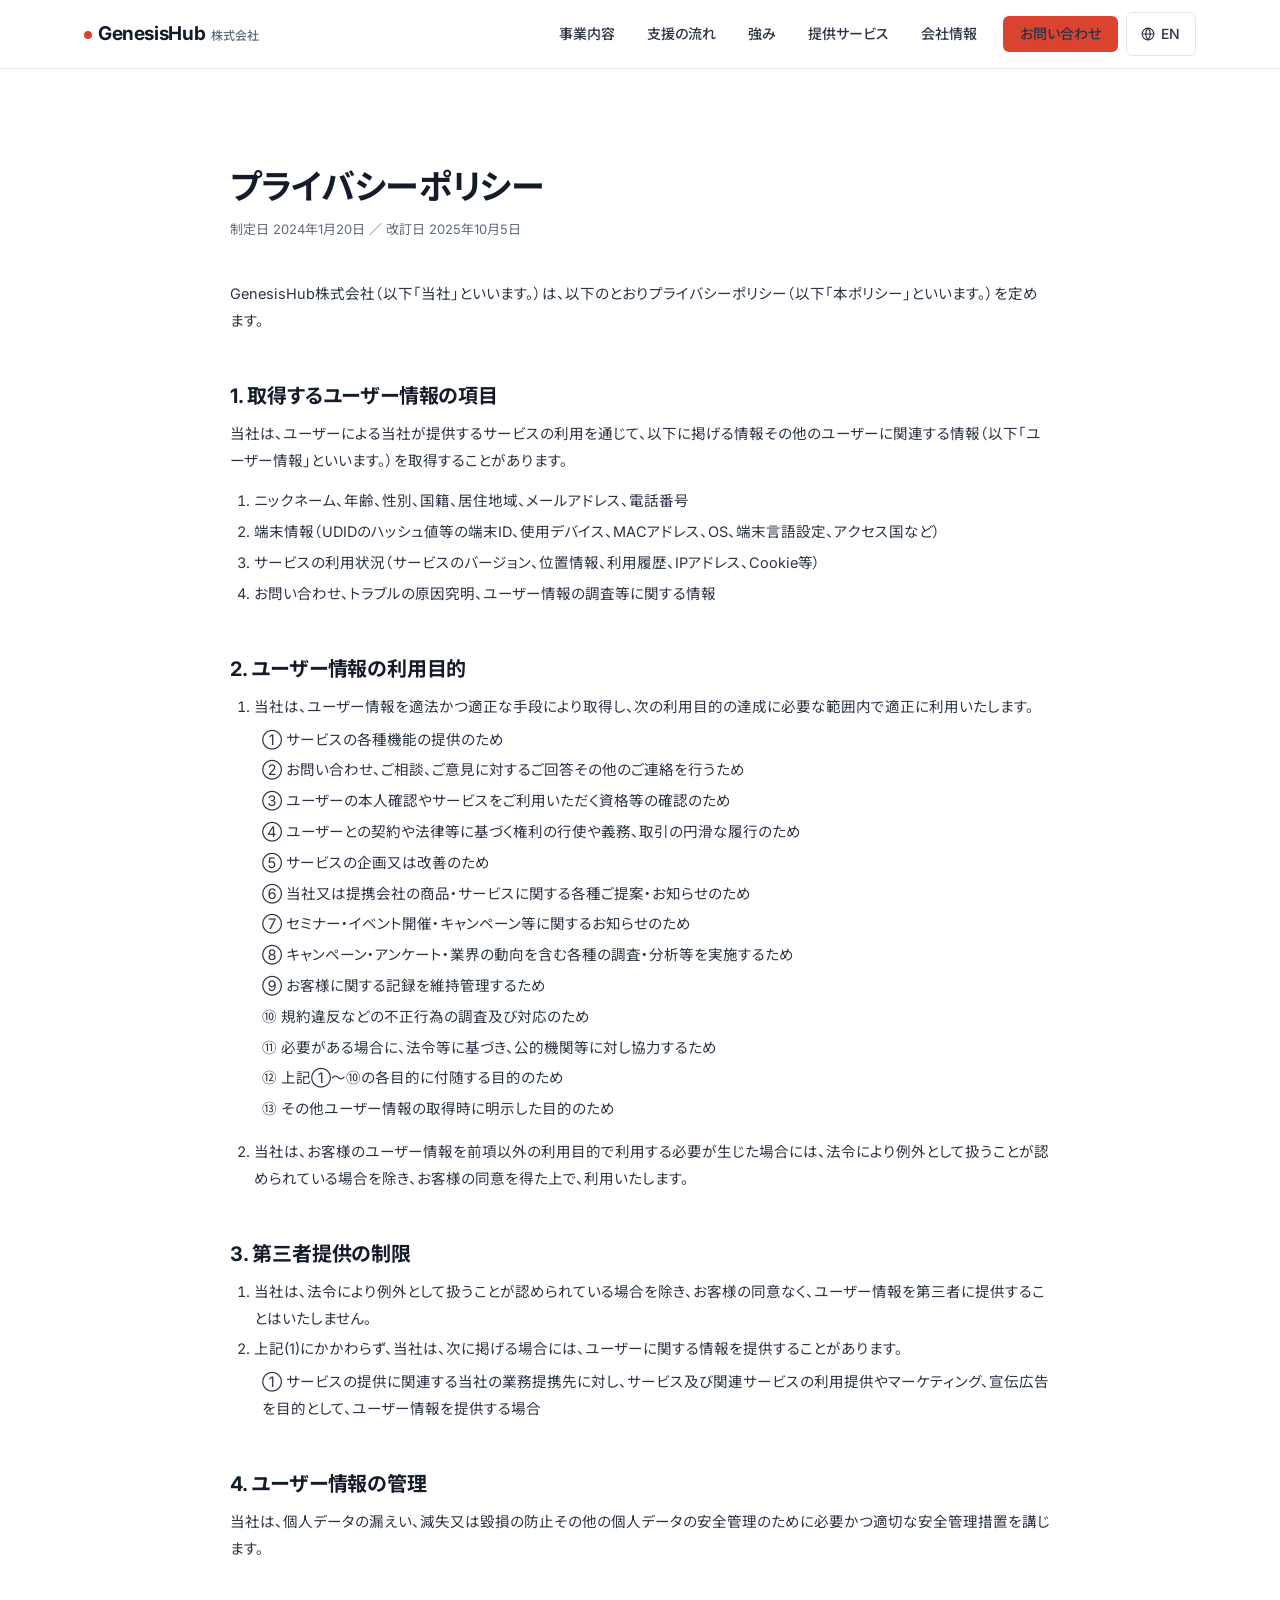
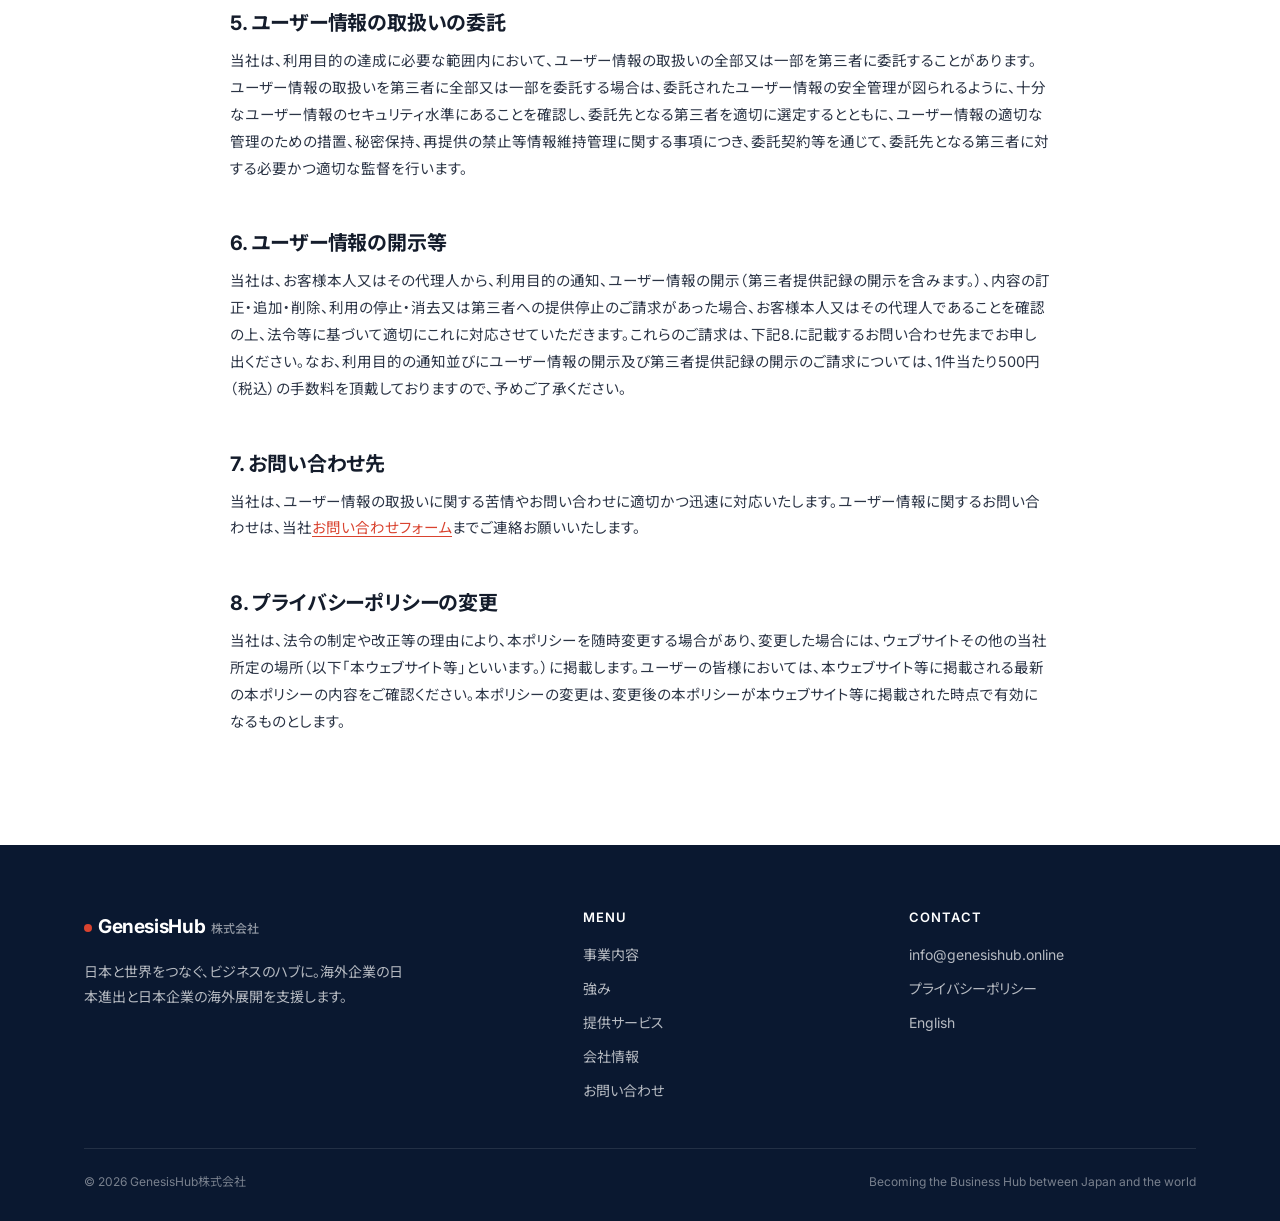
<file: privacypolicy.html>
<!DOCTYPE html>
<html lang="ja">
<head>
  <meta charset="utf-8">
  <meta name="viewport" content="width=device-width, initial-scale=1">
  <title>プライバシーポリシー | GenesisHub株式会社</title>
  <meta name="description" content="GenesisHub株式会社のプライバシーポリシー。">
  <link rel="canonical" href="https://www.genesishub.online/privacypolicy">
  <link rel="icon" href="data:image/svg+xml,%3Csvg xmlns='http://www.w3.org/2000/svg' viewBox='0 0 32 32'%3E%3Crect width='32' height='32' rx='6' fill='%230f2340'/%3E%3Ctext x='16' y='22' font-size='18' font-family='Helvetica,Arial' font-weight='700' fill='%23fff' text-anchor='middle'%3EG%3C/text%3E%3Ccircle cx='25' cy='8' r='3' fill='%23d9432f'/%3E%3C/svg%3E">
  <link rel="preconnect" href="https://fonts.googleapis.com">
  <link rel="preconnect" href="https://fonts.gstatic.com" crossorigin>
  <link rel="stylesheet" href="https://fonts.googleapis.com/css2?family=Inter:wght@400;500;600;700&family=Noto+Sans+JP:wght@400;500;700&display=swap">
  <link rel="stylesheet" href="style.css">
</head>
<body>

<header class="site-header">
  <div class="wrap">
    <a class="brand" href="./"><span class="dot"></span>GenesisHub <small>株式会社</small></a>
    <button class="menu-btn" type="button" aria-label="メニュー" aria-expanded="false" aria-controls="nav"><span></span></button>
    <nav class="nav" id="nav" aria-label="メインメニュー">
      <a href="./#services">事業内容</a>
      <a href="./#process">支援の流れ</a>
      <a href="./#strengths">強み</a>
      <a href="./#products">提供サービス</a>
      <a href="info.html">会社情報</a>
      <a class="btn btn-primary" href="./#contact">お問い合わせ</a>
      <a class="lang" href="en/" hreflang="en" lang="en" title="English">
        <svg viewBox="0 0 24 24" fill="none" stroke="currentColor" stroke-width="2" aria-hidden="true"><circle cx="12" cy="12" r="10"/><path d="M2 12h20M12 2a15 15 0 0 1 0 20M12 2a15 15 0 0 0 0 20"/></svg>
        EN
      </a>
    </nav>
  </div>
</header>

<main class="section">
  <div class="wrap">
    <article class="prose">
      <h1>プライバシーポリシー</h1>
      <p class="updated">制定日 2024年1月20日 ／ 改訂日 2025年10月5日</p>
      <p>GenesisHub株式会社（以下「当社」といいます。）は、以下のとおりプライバシーポリシー（以下「本ポリシー」といいます。）を定めます。</p>

      <h2>1. 取得するユーザー情報の項目</h2>
      <p>当社は、ユーザーによる当社が提供するサービスの利用を通じて、以下に掲げる情報その他のユーザーに関連する情報（以下「ユーザー情報」といいます。）を取得することがあります。</p>
      <ol>
        <li>ニックネーム、年齢、性別、国籍、居住地域、メールアドレス、電話番号</li>
        <li>端末情報（UDIDのハッシュ値等の端末ID、使用デバイス、MACアドレス、OS、端末言語設定、アクセス国など）</li>
        <li>サービスの利用状況（サービスのバージョン、位置情報、利用履歴、IPアドレス、Cookie等）</li>
        <li>お問い合わせ、トラブルの原因究明、ユーザー情報の調査等に関する情報</li>
      </ol>

      <h2>2. ユーザー情報の利用目的</h2>
      <ol>
        <li>当社は、ユーザー情報を適法かつ適正な手段により取得し、次の利用目的の達成に必要な範囲内で適正に利用いたします。
          <ul class="circled">
            <li>① サービスの各種機能の提供のため</li>
            <li>② お問い合わせ、ご相談、ご意見に対するご回答その他のご連絡を行うため</li>
            <li>③ ユーザーの本人確認やサービスをご利用いただく資格等の確認のため</li>
            <li>④ ユーザーとの契約や法律等に基づく権利の行使や義務、取引の円滑な履行のため</li>
            <li>⑤ サービスの企画又は改善のため</li>
            <li>⑥ 当社又は提携会社の商品・サービスに関する各種ご提案・お知らせのため</li>
            <li>⑦ セミナー・イベント開催・キャンペーン等に関するお知らせのため</li>
            <li>⑧ キャンペーン・アンケート・業界の動向を含む各種の調査・分析等を実施するため</li>
            <li>⑨ お客様に関する記録を維持管理するため</li>
            <li>⑩ 規約違反などの不正行為の調査及び対応のため</li>
            <li>⑪ 必要がある場合に、法令等に基づき、公的機関等に対し協力するため</li>
            <li>⑫ 上記①～⑩の各目的に付随する目的のため</li>
            <li>⑬ その他ユーザー情報の取得時に明示した目的のため</li>
          </ul>
        </li>
        <li>当社は、お客様のユーザー情報を前項以外の利用目的で利用する必要が生じた場合には、法令により例外として扱うことが認められている場合を除き、お客様の同意を得た上で、利用いたします。</li>
      </ol>

      <h2>3. 第三者提供の制限</h2>
      <ol>
        <li>当社は、法令により例外として扱うことが認められている場合を除き、お客様の同意なく、ユーザー情報を第三者に提供することはいたしません。</li>
        <li>上記(1)にかかわらず、当社は、次に掲げる場合には、ユーザーに関する情報を提供することがあります。
          <ul class="circled">
            <li>① サービスの提供に関連する当社の業務提携先に対し、サービス及び関連サービスの利用提供やマーケティング、宣伝広告を目的として、ユーザー情報を提供する場合</li>
          </ul>
        </li>
      </ol>

      <h2>4. ユーザー情報の管理</h2>
      <p>当社は、個人データの漏えい、減失又は毀損の防止その他の個人データの安全管理のために必要かつ適切な安全管理措置を講じます。</p>

      <h2>5. ユーザー情報の取扱いの委託</h2>
      <p>当社は、利用目的の達成に必要な範囲内において、ユーザー情報の取扱いの全部又は一部を第三者に委託することがあります。ユーザー情報の取扱いを第三者に全部又は一部を委託する場合は、委託されたユーザー情報の安全管理が図られるように、十分なユーザー情報のセキュリティ水準にあることを確認し、委託先となる第三者を適切に選定するとともに、ユーザー情報の適切な管理のための措置、秘密保持、再提供の禁止等情報維持管理に関する事項につき、委託契約等を通じて、委託先となる第三者に対する必要かつ適切な監督を行います。</p>

      <h2>6. ユーザー情報の開示等</h2>
      <p>当社は、お客様本人又はその代理人から、利用目的の通知、ユーザー情報の開示（第三者提供記録の開示を含みます。）、内容の訂正・追加・削除、利用の停止・消去又は第三者への提供停止のご請求があった場合、お客様本人又はその代理人であることを確認の上、法令等に基づいて適切にこれに対応させていただきます。これらのご請求は、下記8.に記載するお問い合わせ先までお申し出ください。なお、利用目的の通知並びにユーザー情報の開示及び第三者提供記録の開示のご請求については、1件当たり500円（税込）の手数料を頂戴しておりますので、予めご了承ください。</p>

      <h2>7. お問い合わせ先</h2>
      <p>当社は、ユーザー情報の取扱いに関する苦情やお問い合わせに適切かつ迅速に対応いたします。ユーザー情報に関するお問い合わせは、当社<a href="./#contact">お問い合わせフォーム</a>までご連絡お願いいたします。</p>

      <h2>8. プライバシーポリシーの変更</h2>
      <p>当社は、法令の制定や改正等の理由により、本ポリシーを随時変更する場合があり、変更した場合には、ウェブサイトその他の当社所定の場所（以下「本ウェブサイト等」といいます。）に掲載します。ユーザーの皆様においては、本ウェブサイト等に掲載される最新の本ポリシーの内容をご確認ください。本ポリシーの変更は、変更後の本ポリシーが本ウェブサイト等に掲載された時点で有効になるものとします。</p>
    </article>
  </div>
</main>

<footer class="site-footer">
  <div class="wrap">
    <div class="cols">
      <div>
        <a class="brand" href="./"><span class="dot"></span>GenesisHub <small>株式会社</small></a>
        <p class="tagline">日本と世界をつなぐ、ビジネスのハブに。海外企業の日本進出と日本企業の海外展開を支援します。</p>
      </div>
      <div>
        <h2>Menu</h2>
        <ul>
          <li><a href="./#services">事業内容</a></li>
          <li><a href="./#strengths">強み</a></li>
          <li><a href="./#products">提供サービス</a></li>
          <li><a href="info.html">会社情報</a></li>
          <li><a href="./#contact">お問い合わせ</a></li>
        </ul>
      </div>
      <div>
        <h2>Contact</h2>
        <ul>
          <li><a href="mailto:info@genesishub.online">info@genesishub.online</a></li>
          <li><a href="privacypolicy.html" aria-current="page">プライバシーポリシー</a></li>
          <li><a href="en/" hreflang="en" lang="en">English</a></li>
        </ul>
      </div>
    </div>
    <div class="bottom">
      <p>© 2026 GenesisHub株式会社</p>
      <p>Becoming the Business Hub between Japan and the world</p>
    </div>
  </div>
</footer>

<script src="site.js" defer></script>
</body>
</html>
</file>
<file: style.css>
/* GenesisHub株式会社 — site styles (redesign 2026) */
:root {
  --navy: #0f2340;
  --navy-deep: #0a1830;
  --ink: #141c2b;
  --text: #2b3445;
  --muted: #5f6b7d;
  --accent: #d9432f;
  --accent-dark: #b9351f;
  --accent-soft: #fbe9e6;
  --bg: #ffffff;
  --surface: #f5f7fa;
  --border: #e3e8ef;
  --line-green: #06c755;
  --max: 1160px;
  --radius: 14px;
  --shadow: 0 1px 2px rgba(15,35,64,.05), 0 8px 24px -12px rgba(15,35,64,.18);
  --font: "Inter", "Noto Sans JP", "Hiragino Sans", "Hiragino Kaku Gothic ProN", Meiryo, system-ui, sans-serif;
}
* { box-sizing: border-box; }
html { scroll-behavior: smooth; scroll-padding-top: 84px; }
body {
  margin: 0; font-family: var(--font); color: var(--text); background: var(--bg);
  line-height: 1.85; font-size: 15px; -webkit-font-smoothing: antialiased;
  font-feature-settings: "palt";
}
a { color: inherit; text-decoration: none; }
img { max-width: 100%; display: block; }
h1, h2, h3, h4 { color: var(--ink); line-height: 1.3; margin: 0; letter-spacing: -.01em; }
p { margin: 0; }
.wrap { max-width: var(--max); margin: 0 auto; padding: 0 24px; }
.sr-only { position: absolute; width: 1px; height: 1px; overflow: hidden; clip: rect(0 0 0 0); white-space: nowrap; }

/* Buttons */
.btn {
  display: inline-flex; align-items: center; justify-content: center; gap: 8px;
  padding: 12px 22px; border-radius: 8px; font-size: 14px; font-weight: 600; line-height: 1.2;
  border: 1px solid transparent; cursor: pointer; transition: background .15s, color .15s, border-color .15s, transform .15s;
  font-family: inherit;
}
.btn-primary { background: var(--accent); color: #fff; }
.btn-primary:hover { background: var(--accent-dark); }
.btn-outline { border-color: rgba(255,255,255,.4); color: #fff; }
.btn-outline:hover { background: rgba(255,255,255,.1); }
.btn-ghost { border-color: var(--border); color: var(--ink); background: #fff; }
.btn-ghost:hover { border-color: var(--navy); }
.btn-navy { background: var(--navy); color: #fff; }
.btn-navy:hover { background: var(--navy-deep); }
.btn-line { background: var(--line-green); color: #fff; }
.btn-line:hover { filter: brightness(.94); }
.btn svg { width: 16px; height: 16px; }

/* Header */
.site-header {
  position: sticky; top: 0; z-index: 50;
  background: rgba(255,255,255,.92); backdrop-filter: saturate(160%) blur(10px);
  border-bottom: 1px solid var(--border);
}
.site-header .wrap { display: flex; align-items: center; justify-content: space-between; height: 68px; gap: 24px; }
.brand { display: flex; align-items: baseline; gap: 6px; font-weight: 700; font-size: 19px; color: var(--ink); letter-spacing: -.02em; white-space: nowrap; }
.brand .dot { display: inline-block; width: 8px; height: 8px; border-radius: 50%; background: var(--accent); transform: translateY(-1px); }
.brand small { font-size: 12px; font-weight: 500; color: var(--muted); letter-spacing: 0; }
.nav { display: flex; align-items: center; gap: 4px; }
.nav a { padding: 8px 14px; font-size: 14px; font-weight: 500; color: var(--text); border-radius: 6px; }
.nav a:hover { color: var(--ink); background: var(--surface); }
.nav a[aria-current="page"] { color: var(--ink); }
.nav .btn { margin-left: 8px; padding: 9px 16px; }
.lang {
  display: inline-flex; align-items: center; gap: 6px; padding: 7px 12px; margin-left: 4px;
  border: 1px solid var(--border); border-radius: 999px; font-size: 12px; font-weight: 600; letter-spacing: .04em; color: var(--muted);
}
.lang:hover { color: var(--ink); border-color: var(--navy); }
.lang svg { width: 14px; height: 14px; }
.menu-btn { display: none; background: none; border: 1px solid var(--border); border-radius: 8px; width: 42px; height: 42px; cursor: pointer; align-items: center; justify-content: center; }
.menu-btn span { display: block; width: 18px; height: 2px; background: var(--ink); position: relative; }
.menu-btn span::before, .menu-btn span::after { content: ""; position: absolute; left: 0; width: 18px; height: 2px; background: var(--ink); }
.menu-btn span::before { top: -6px; } .menu-btn span::after { top: 6px; }

/* Hero */
.hero {
  position: relative; overflow: hidden; color: #fff;
  background: radial-gradient(1200px 600px at 85% -10%, rgba(217,67,47,.22), transparent 60%),
              linear-gradient(160deg, #12294b 0%, var(--navy) 55%, var(--navy-deep) 100%);
  padding: 96px 0 88px;
}
.hero::before {
  content: ""; position: absolute; inset: 0; pointer-events: none; opacity: .5;
  background-image: linear-gradient(rgba(255,255,255,.045) 1px, transparent 1px), linear-gradient(90deg, rgba(255,255,255,.045) 1px, transparent 1px);
  background-size: 48px 48px;
  mask-image: radial-gradient(ellipse at 50% 30%, #000 30%, transparent 75%);
}
.hero .wrap { position: relative; }
.hero-copy { max-width: 800px; }
.eyebrow { display: inline-flex; align-items: center; gap: 10px; font-size: 12px; font-weight: 600; letter-spacing: .12em; text-transform: uppercase; color: var(--accent); }
.eyebrow::before { content: ""; width: 24px; height: 2px; background: var(--accent); }
.hero .eyebrow { color: #f3b8ae; } .hero .eyebrow::before { background: #f3b8ae; }
.hero h1 { color: #fff; font-size: 48px; line-height: 1.18; font-weight: 700; margin: 22px 0 20px; letter-spacing: -.02em; }
.hero h1 .sub { display: block; font-size: 20px; font-weight: 400; color: rgba(255,255,255,.75); margin-top: 14px; letter-spacing: 0; }
.hero .lead { font-size: 16px; color: rgba(255,255,255,.82); max-width: 640px; }
.hero .actions { display: flex; flex-wrap: wrap; gap: 12px; margin-top: 34px; }
/* Trust strip */
.strip { border-bottom: 1px solid var(--border); background: #fff; }
.strip ul { list-style: none; margin: 0; padding: 0; display: grid; grid-template-columns: repeat(4, 1fr); }
.strip li { display: flex; align-items: center; gap: 10px; padding: 20px 18px; font-size: 13.5px; font-weight: 500; color: var(--ink); border-left: 1px solid var(--border); }
.strip li:first-child { border-left: 0; padding-left: 0; }
.strip li svg { width: 22px; height: 22px; color: var(--accent); flex: none; }

/* Sections */
.section { padding: 96px 0; }
.section.alt { background: var(--surface); }
.section-head { max-width: 720px; margin-bottom: 56px; }
.section-head.center { margin-left: auto; margin-right: auto; text-align: center; }
.section-head.center .eyebrow::before { display: none; }
.section-head h2 { font-size: 36px; font-weight: 700; margin: 14px 0 16px; letter-spacing: -.02em; }
.section-head h2 .en { display: block; font-size: 14px; font-weight: 600; color: var(--muted); letter-spacing: .06em; margin-top: 6px; }
.section-head p { color: var(--muted); font-size: 15px; }

/* Service cards */
.grid-3 { display: grid; grid-template-columns: repeat(3, 1fr); gap: 24px; }
.grid-2 { display: grid; grid-template-columns: repeat(2, 1fr); gap: 24px; }
.svc {
  background: #fff; border: 1px solid var(--border); border-radius: var(--radius); padding: 30px 28px;
  transition: transform .2s, box-shadow .2s, border-color .2s;
}
.svc:hover { transform: translateY(-3px); box-shadow: var(--shadow); border-color: #d3dae4; }
.svc .ico { width: 48px; height: 48px; border-radius: 12px; background: var(--accent-soft); color: var(--accent); display: grid; place-items: center; margin-bottom: 22px; }
.svc .ico svg { width: 24px; height: 24px; }
.svc h3 { font-size: 18px; margin-bottom: 6px; }
.svc h3 .en { display: block; font-size: 12px; font-weight: 600; color: var(--muted); letter-spacing: .04em; margin-top: 4px; }
.svc p { font-size: 14px; color: var(--muted); margin-top: 12px; }

/* Process */
.steps { list-style: none; margin: 0; padding: 0; display: grid; grid-template-columns: repeat(4, 1fr); gap: 24px; counter-reset: step; position: relative; }
.steps::before { content: ""; position: absolute; top: 26px; left: 12%; right: 12%; height: 1px; background: var(--border); }
.steps li { position: relative; padding-top: 72px; }
.steps li::before {
  counter-increment: step; content: counter(step, decimal-leading-zero);
  position: absolute; top: 0; left: 0; width: 52px; height: 52px; border-radius: 50%;
  display: grid; place-items: center; background: var(--navy); color: #fff; font-weight: 700; font-size: 15px;
  box-shadow: 0 0 0 8px var(--surface);
}
.section:not(.alt) .steps li::before { box-shadow: 0 0 0 8px #fff; }
.steps h3 { font-size: 17px; margin-bottom: 8px; }
.steps p { font-size: 14px; color: var(--muted); }

/* Strengths */
.why { display: grid; grid-template-columns: 1fr 1fr; gap: 24px; }
.why article { display: grid; grid-template-columns: 56px 1fr; gap: 20px; padding: 28px; border-radius: var(--radius); background: #fff; border: 1px solid var(--border); }
.why .num { font-size: 13px; font-weight: 700; color: var(--accent); letter-spacing: .08em; padding-top: 4px; }
.why h3 { font-size: 19px; margin-bottom: 6px; }
.why h3 .en { display: block; font-size: 12px; font-weight: 600; color: var(--muted); letter-spacing: .04em; margin-top: 2px; }
.why p { font-size: 14px; color: var(--muted); margin-top: 10px; }

/* Products */
.feature { display: grid; grid-template-columns: 1.1fr 1fr; border: 1px solid var(--border); border-radius: var(--radius); overflow: hidden; background: #fff; }
.feature .media { position: relative; min-height: 360px; background: #0b1b2a; }
.feature .media img { width: 100%; height: 100%; object-fit: cover; position: absolute; inset: 0; }
.feature .body { padding: 44px 44px; }
.feature .tag { display: inline-block; font-size: 12px; font-weight: 600; color: var(--accent); background: var(--accent-soft); padding: 4px 10px; border-radius: 999px; margin-bottom: 14px; }
.feature h3 { font-size: 28px; margin-bottom: 14px; }
.feature p { font-size: 14px; color: var(--muted); margin-bottom: 14px; }
.feature dl { margin: 18px 0 24px; display: grid; grid-template-columns: auto 1fr; gap: 6px 18px; font-size: 13px; }
.feature dt { color: var(--muted); white-space: nowrap; } .feature dd { margin: 0; color: var(--ink); }
.products { display: grid; grid-template-columns: 1fr 1fr; gap: 24px; margin-top: 24px; }
.product { border: 1px solid var(--border); border-radius: var(--radius); overflow: hidden; background: #fff; }
.product img { width: 100%; aspect-ratio: 16/8; object-fit: cover; }
.product .body { padding: 22px 26px 26px; }
.product h3 { font-size: 18px; margin-bottom: 6px; }
.product p { font-size: 14px; color: var(--muted); }

/* Company snapshot */
.company-card { display: grid; grid-template-columns: 1fr 1.3fr; gap: 48px; align-items: start; }
.company-card .intro h2 { font-size: 32px; margin: 14px 0 16px; letter-spacing: -.02em; }
.company-card .intro p { color: var(--muted); margin-bottom: 26px; }
.company-card dl { margin: 0; background: #fff; border: 1px solid var(--border); border-radius: var(--radius); padding: 8px 30px; }
.company-card .row { display: grid; grid-template-columns: 140px 1fr; gap: 20px; padding: 16px 0; border-bottom: 1px solid var(--border); font-size: 14px; }
.company-card .row:last-child { border-bottom: 0; }
.company-card dt { color: var(--muted); } .company-card dd { margin: 0; color: var(--ink); }
.company-card dd ul { margin: 0; padding-left: 18px; }

/* Contact */
.contact-grid { display: grid; grid-template-columns: .9fr 1.1fr; gap: 56px; align-items: start; }
.contact-info h2 { font-size: 36px; margin: 14px 0 16px; letter-spacing: -.02em; }
.contact-info p { color: var(--muted); }
.contact-info .meta { margin-top: 32px; display: grid; gap: 18px; }
.contact-info .meta div { display: grid; grid-template-columns: 40px 1fr; gap: 14px; align-items: start; font-size: 14px; }
.contact-info .meta svg { width: 40px; height: 40px; padding: 9px; border-radius: 10px; background: var(--accent-soft); color: var(--accent); }
.contact-info .meta strong { display: block; color: var(--ink); font-weight: 600; margin-bottom: 2px; }
.contact-info .meta a:hover { color: var(--accent); }
.form-card { background: #fff; border: 1px solid var(--border); border-radius: var(--radius); padding: 36px; box-shadow: var(--shadow); }
.form-card .row2 { display: grid; grid-template-columns: 1fr 1fr; gap: 18px; }
.form-card .field { margin-bottom: 18px; }
.form-card label { display: block; font-size: 13px; font-weight: 600; color: var(--ink); margin-bottom: 6px; }
.form-card label .req { color: var(--accent); margin-left: 3px; }
.form-card input, .form-card textarea {
  width: 100%; border: 1px solid #cfd6e0; border-radius: 8px; background: #fff; padding: 11px 13px;
  font: inherit; font-size: 14px; color: var(--ink); transition: border-color .15s, box-shadow .15s;
}
.form-card input:focus, .form-card textarea:focus { outline: none; border-color: var(--navy); box-shadow: 0 0 0 3px rgba(15,35,64,.12); }
.form-card textarea { min-height: 150px; resize: vertical; }
.form-card button { width: 100%; margin-top: 4px; padding: 14px; font-size: 15px; }
.form-card button:disabled { opacity: .6; cursor: default; }
.form-card .note { font-size: 12px; color: var(--muted); text-align: center; margin-top: 14px; }
.form-status { font-size: 14px; margin-top: 16px; padding: 12px 14px; border-radius: 8px; border: 1px solid; }
.form-status.ok { color: #1f6b3a; border-color: #b7dfc4; background: #eef8f1; }
.form-status.error { color: #9b1c1c; border-color: #f0c1c1; background: #fdf0f0; }

/* Footer */
.site-footer { background: var(--navy-deep); color: rgba(255,255,255,.7); padding: 64px 0 28px; font-size: 14px; }
.site-footer .cols { display: grid; grid-template-columns: 1.6fr 1fr 1fr; gap: 40px; padding-bottom: 44px; border-bottom: 1px solid rgba(255,255,255,.1); }
.site-footer .brand { color: #fff; }
.site-footer .brand small { color: rgba(255,255,255,.55); }
.site-footer .tagline { margin-top: 14px; max-width: 320px; }
.site-footer h2 { color: #fff; font-size: 13px; font-weight: 600; letter-spacing: .08em; text-transform: uppercase; margin-bottom: 16px; }
.site-footer ul { list-style: none; margin: 0; padding: 0; display: grid; gap: 8px; }
.site-footer a:hover { color: #fff; }
.site-footer .bottom { display: flex; flex-wrap: wrap; justify-content: space-between; gap: 12px; padding-top: 22px; font-size: 12px; color: rgba(255,255,255,.45); }

/* Sub-pages */
.page-hero { background: linear-gradient(160deg, #12294b 0%, var(--navy) 60%, var(--navy-deep) 100%); color: #fff; padding: 80px 0 72px; }
.page-hero .eyebrow { color: #f3b8ae; } .page-hero .eyebrow::before { background: #f3b8ae; }
.page-hero h1 { color: #fff; font-size: 40px; margin: 18px 0 14px; letter-spacing: -.02em; }
.page-hero p { color: rgba(255,255,255,.8); font-size: 16px; max-width: 640px; }
.mission { display: grid; grid-template-columns: 1fr 1fr; gap: 56px; align-items: center; }
.mission blockquote { margin: 0; font-size: 26px; line-height: 1.5; font-weight: 700; color: var(--ink); letter-spacing: -.01em; padding-left: 24px; border-left: 4px solid var(--accent); }
.mission p { color: var(--muted); }
.prose { max-width: 820px; margin: 0 auto; }
.prose h1 { font-size: 34px; margin-bottom: 8px; }
.prose .updated { color: var(--muted); font-size: 13px; margin-bottom: 40px; }
.prose h2 { font-size: 20px; margin: 40px 0 12px; padding-top: 8px; }
.prose p, .prose li { font-size: 14.5px; color: var(--text); }
.prose p { margin: 0 0 14px; }
.prose ol, .prose ul { margin: 0 0 16px; padding-left: 24px; }
.prose li { margin: 4px 0; }
.prose a { color: var(--accent); text-decoration: underline; text-underline-offset: 3px; }
.prose .circled { list-style: none; padding-left: 8px; margin-top: 6px; }

/* Responsive */
@media (max-width: 1000px) {
  .hero h1 { font-size: 38px; }
  .grid-3 { grid-template-columns: repeat(2, 1fr); }
  .steps { grid-template-columns: repeat(2, 1fr); gap: 32px 24px; }
  .steps::before { display: none; }
  .company-card, .contact-grid, .mission { grid-template-columns: 1fr; gap: 36px; }
  .feature { grid-template-columns: 1fr; }
  .feature .media { min-height: 260px; }
  .site-footer .cols { grid-template-columns: 1fr 1fr; }
  .strip ul { grid-template-columns: repeat(2, 1fr); }
  .strip li:nth-child(3) { border-left: 0; padding-left: 0; }
  .strip li { border-top: 1px solid var(--border); }
  .strip li:nth-child(-n+2) { border-top: 0; }
}
@media (max-width: 760px) {
  .section { padding: 68px 0; }
  .hero { padding: 64px 0 60px; }
  .hero h1 { font-size: 31px; }
  .hero h1 .sub { font-size: 17px; }
  .section-head h2, .contact-info h2, .company-card .intro h2 { font-size: 28px; }
  .grid-3, .grid-2, .why, .products, .steps { grid-template-columns: 1fr; }
  .why article { grid-template-columns: 44px 1fr; padding: 22px; }
  .feature .body { padding: 28px 24px; }
  .form-card { padding: 24px 20px; }
  .form-card .row2 { grid-template-columns: 1fr; gap: 0; }
  .site-footer .cols { grid-template-columns: 1fr; gap: 28px; }
  .strip ul { grid-template-columns: 1fr; }
  .strip li { border-left: 0; padding: 14px 0; }
  .strip li:nth-child(-n+2) { border-top: 1px solid var(--border); } .strip li:first-child { border-top: 0; }
  .company-card .row { grid-template-columns: 1fr; gap: 2px; }
  .company-card dt { font-size: 12px; }
  .page-hero h1 { font-size: 30px; }
  .mission blockquote { font-size: 21px; }
  /* Mobile nav */
  .menu-btn { display: inline-flex; }
  .nav {
    display: none; position: absolute; top: 68px; left: 0; right: 0; flex-direction: column; align-items: stretch;
    background: #fff; border-bottom: 1px solid var(--border); padding: 12px 24px 20px; gap: 4px;
    box-shadow: 0 16px 32px -20px rgba(15,35,64,.3);
  }
  .nav.open { display: flex; }
  .nav a { padding: 12px 8px; font-size: 15px; }
  .nav .btn { margin: 8px 0 0; }
  .nav .lang { margin: 10px 0 0; justify-content: center; }
}
</file>
